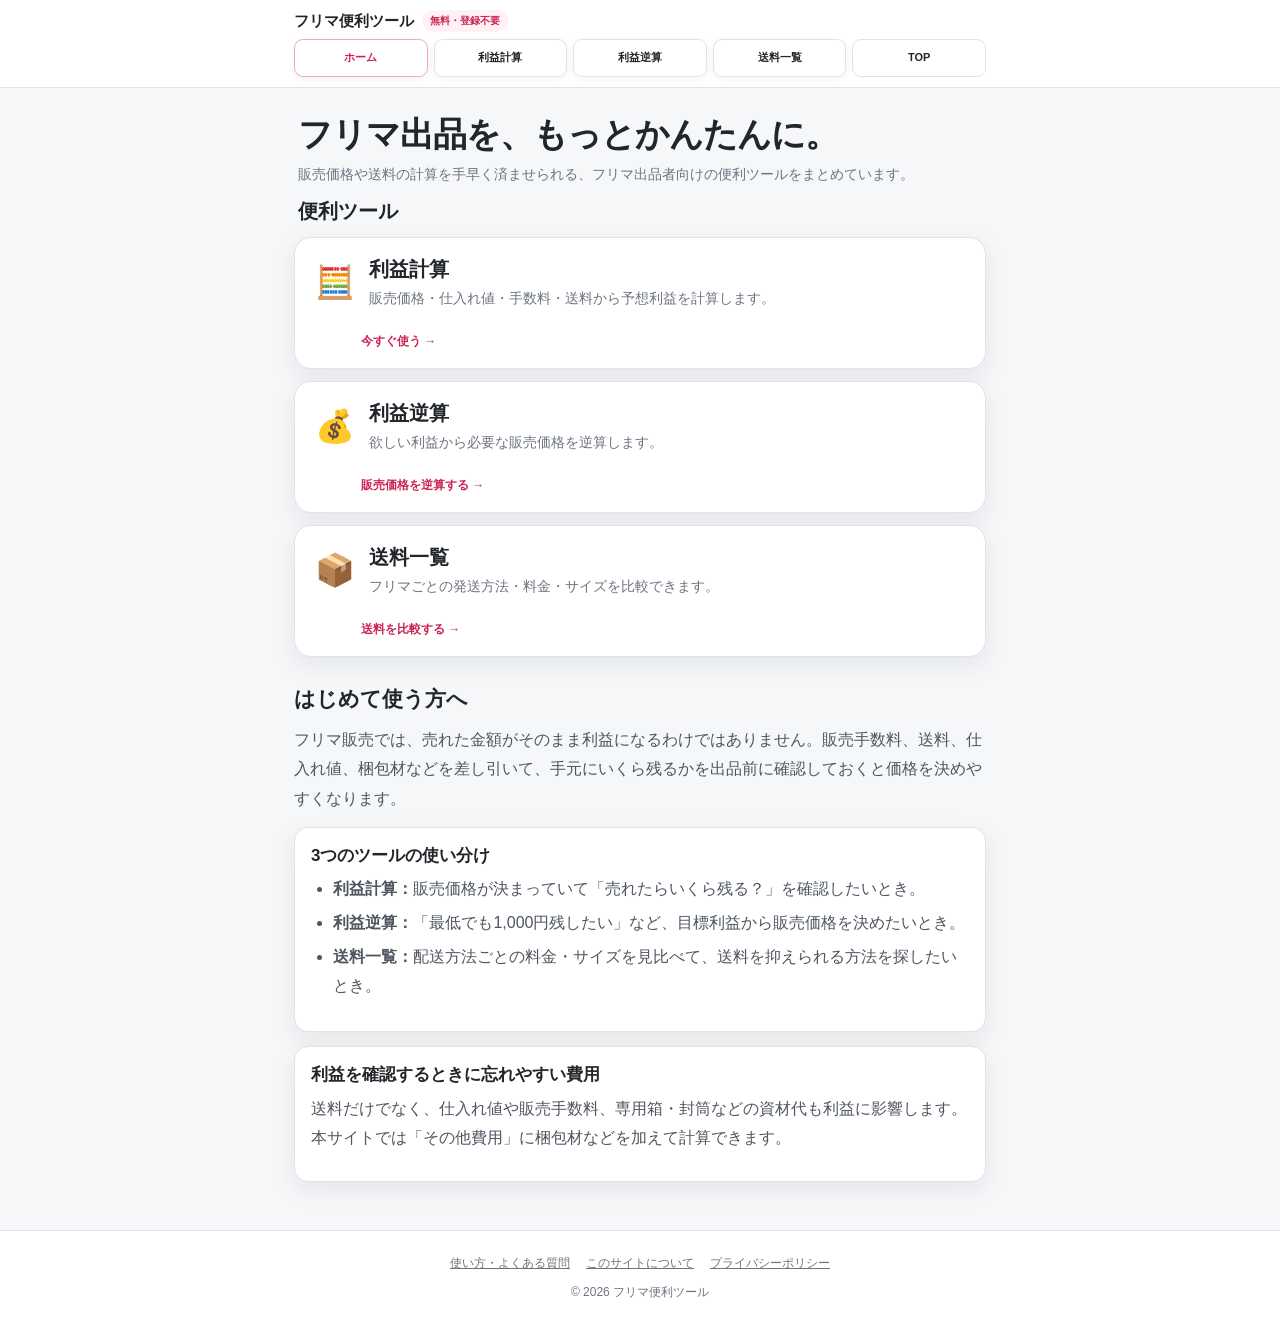
<file: index.html>
<!DOCTYPE html><html lang="ja"><head>

<script async src="https://pagead2.googlesyndication.com/pagead/js/adsbygoogle.js?client=ca-pub-7337792603858956"
crossorigin="anonymous"></script><meta name="twitter:description" content="メルカリ・ラクマ・Yahoo!フリマに対応した無料ツール集です。販売価格から利益を計算する利益計算、欲しい利益から販売価格を求める利益逆算、送料一覧を利用できます。"><meta name="twitter:title" content="フリマ便利ツール｜メルカリ・ラクマ・Yahoo!フリマ対応"><meta name="twitter:card" content="summary"><meta name="google-site-verification" content="ZwCkQ40ldHqCyL-Cjll7Zpo_aFUj-XyopUlBc_vMmoY"><meta charset="UTF-8"><meta name="viewport" content="width=device-width,initial-scale=1.0,viewport-fit=cover"><meta name="theme-color" content="#e93567"><meta name="description" content="メルカリ・ラクマ・Yahoo!フリマに対応した無料ツール集です。販売価格から利益を計算する利益計算、欲しい利益から販売価格を求める利益逆算、送料一覧を利用できます。"><meta name="robots" content="index,follow,max-image-preview:large"><link rel="canonical" href="https://furima-tools.onrender.com/"><link rel="stylesheet" href="/assets/css/style.css"><title>フリマ便利ツール｜メルカリ・ラクマ・Yahoo!フリマ対応</title><script async src="https://www.googletagmanager.com/gtag/js?id=G-9B8673RD4H"></script><script>window.dataLayer=window.dataLayer||[];function gtag(){dataLayer.push(arguments);}gtag('js',new Date());gtag('config','G-9B8673RD4H');</script><meta property="og:title" content="フリマ便利ツール｜メルカリ・ラクマ・Yahoo!フリマ対応"><meta property="og:description" content="メルカリ・ラクマ・Yahoo!フリマに対応した無料ツール集です。販売価格から利益を計算する利益計算、欲しい利益から販売価格を求める利益逆算、送料一覧を利用できます。"><meta property="og:type" content="website"><meta property="og:url" content="https://furima-tools.onrender.com/"><meta property="og:site_name" content="フリマ便利ツール"><meta property="og:locale" content="ja_JP"><script type="application/ld+json">{"@context":"https://schema.org","@type":"WebSite","name":"フリマ便利ツール","url":"https://furima-tools.onrender.com/","description":"メルカリ・ラクマ・Yahoo!フリマに対応した無料ツール集です。販売価格から利益を計算する利益計算、欲しい利益から販売価格を求める利益逆算、送料一覧を利用できます。","inLanguage":"ja","isPartOf":{"@type":"WebSite","name":"フリマ便利ツール","url":"https://furima-tools.onrender.com/"}}</script></head><body data-page="home"><div id="siteHeader"></div><main class="home page-shell">
<section class="page-hero"><div class="page-title-row"><h1>フリマ出品を、もっとかんたんに。</h1></div><p>販売価格や送料の計算を手早く済ませられる、フリマ出品者向けの便利ツールをまとめています。</p></section>
<h2 class="section-title">便利ツール</h2>
<section class="tool-grid" aria-label="便利ツール一覧">
<a class="tool-card" href="/profit/"><div><div class="tool-icon">🧮</div><h2>利益計算</h2><p>販売価格・仕入れ値・手数料・送料から予想利益を計算します。</p></div><div class="tool-status">今すぐ使う →</div></a>
<a class="tool-card" href="/reverse/"><div><div class="tool-icon">💰</div><h2>利益逆算</h2><p>欲しい利益から必要な販売価格を逆算します。</p></div><div class="tool-status">販売価格を逆算する →</div></a>
<a class="tool-card" href="/shipping/"><div><div class="tool-icon">📦</div><h2>送料一覧</h2><p>フリマごとの発送方法・料金・サイズを比較できます。</p></div><div class="tool-status">送料を比較する →</div></a>

</section>


<section class="guide-section" aria-labelledby="first-guide"><h2 id="first-guide">はじめて使う方へ</h2>
<p>フリマ販売では、売れた金額がそのまま利益になるわけではありません。販売手数料、送料、仕入れ値、梱包材などを差し引いて、手元にいくら残るかを出品前に確認しておくと価格を決めやすくなります。</p>
<div class="guide-box"><h3>3つのツールの使い分け</h3><ul><li><strong>利益計算：</strong>販売価格が決まっていて「売れたらいくら残る？」を確認したいとき。</li><li><strong>利益逆算：</strong>「最低でも1,000円残したい」など、目標利益から販売価格を決めたいとき。</li><li><strong>送料一覧：</strong>配送方法ごとの料金・サイズを見比べて、送料を抑えられる方法を探したいとき。</li></ul></div>
<div class="guide-box"><h3>利益を確認するときに忘れやすい費用</h3><p>送料だけでなく、仕入れ値や販売手数料、専用箱・封筒などの資材代も利益に影響します。本サイトでは「その他費用」に梱包材などを加えて計算できます。</p></div>
</section>
</main><div id="siteFooter"></div><script src="/assets/js/common.js"></script></body></html>
</file>
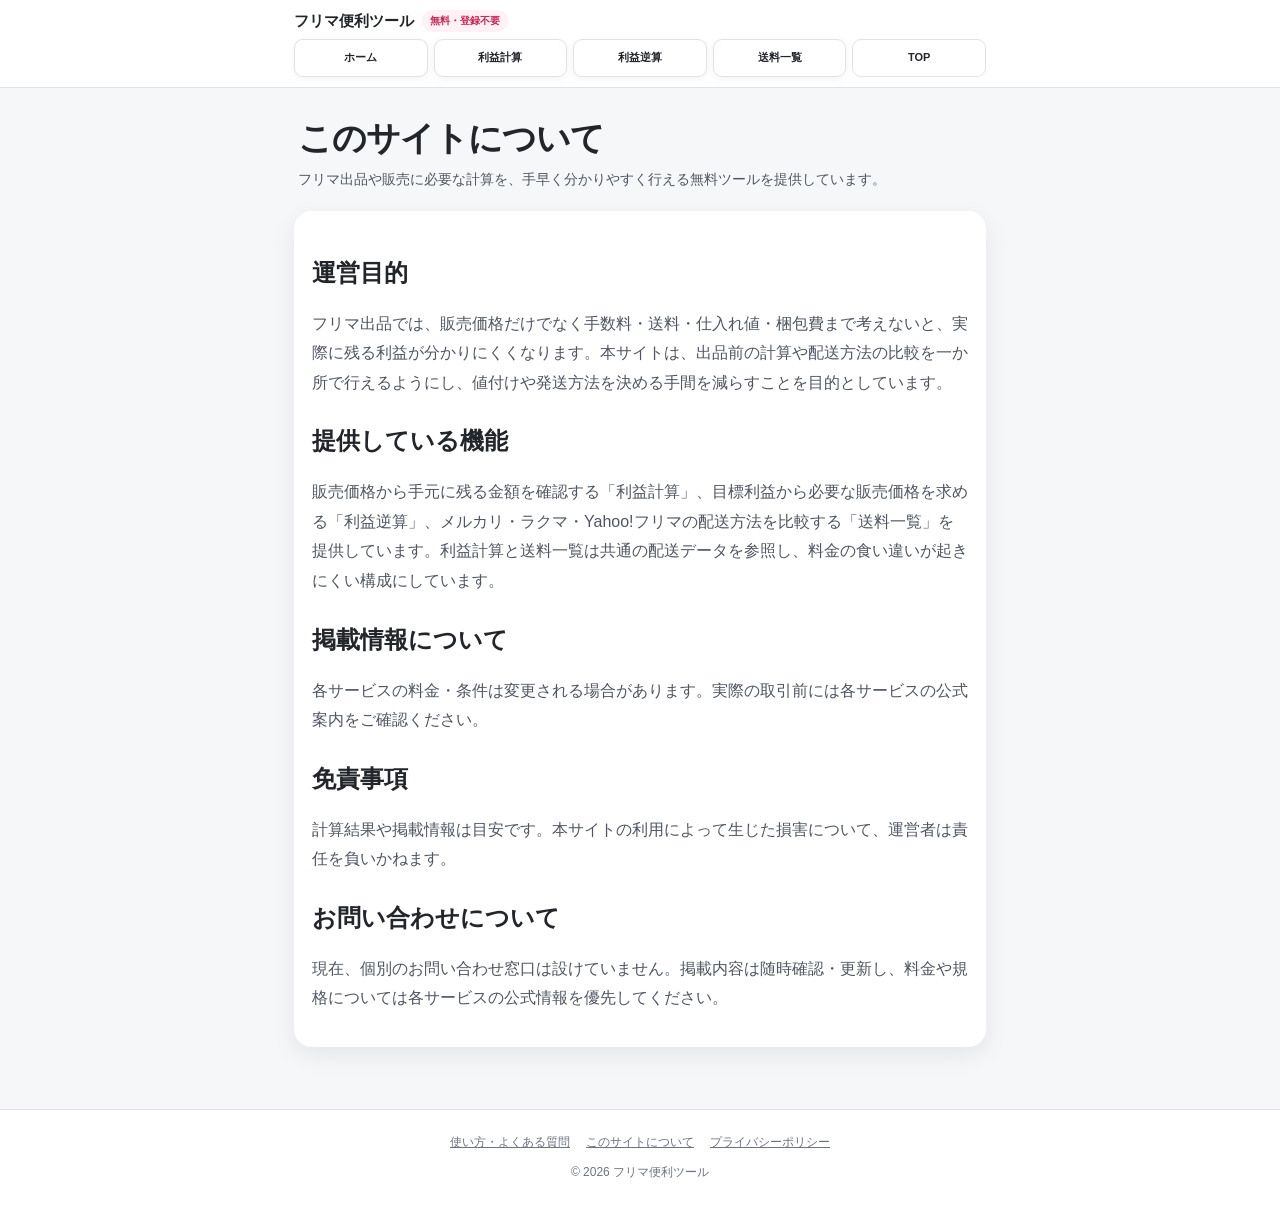
<file: about/index.html>
<!DOCTYPE html><html lang="ja"><head>

<script async src="https://pagead2.googlesyndication.com/pagead/js/adsbygoogle.js?client=ca-pub-7337792603858956"
crossorigin="anonymous"></script><meta name="twitter:description" content="フリマ便利ツールの運営目的、掲載情報、免責事項についてご案内します。フリマ出品時の利益計算や送料確認を簡単にする無料ツールを提供しています。"><meta name="twitter:title" content="このサイトについて｜フリマ便利ツール"><meta name="twitter:card" content="summary"><meta charset="UTF-8"><meta name="viewport" content="width=device-width,initial-scale=1.0,viewport-fit=cover"><meta name="theme-color" content="#e93567"><meta name="description" content="フリマ便利ツールの運営目的、掲載情報、免責事項についてご案内します。フリマ出品時の利益計算や送料確認を簡単にする無料ツールを提供しています。"><meta name="robots" content="index,follow,max-image-preview:large"><link rel="canonical" href="https://furima-tools.onrender.com/about/"><link rel="stylesheet" href="/assets/css/style.css"><title>このサイトについて｜フリマ便利ツール</title><script async src="https://www.googletagmanager.com/gtag/js?id=G-9B8673RD4H"></script><script>window.dataLayer=window.dataLayer||[];function gtag(){dataLayer.push(arguments);}gtag('js',new Date());gtag('config','G-9B8673RD4H');</script><meta property="og:title" content="このサイトについて｜フリマ便利ツール"><meta property="og:description" content="フリマ便利ツールの運営目的、掲載情報、免責事項についてご案内します。フリマ出品時の利益計算や送料確認を簡単にする無料ツールを提供しています。"><meta property="og:type" content="website"><meta property="og:url" content="https://furima-tools.onrender.com/about/"><meta property="og:site_name" content="フリマ便利ツール"><meta property="og:locale" content="ja_JP"><script type="application/ld+json">{"@context":"https://schema.org","@type":"WebPage","name":"このサイトについて","url":"https://furima-tools.onrender.com/about/","description":"フリマ便利ツールの運営目的、掲載情報、免責事項についてご案内します。フリマ出品時の利益計算や送料確認を簡単にする無料ツールを提供しています。","inLanguage":"ja","isPartOf":{"@type":"WebSite","name":"フリマ便利ツール","url":"https://furima-tools.onrender.com/"}}</script></head><body data-page="about"><div id="siteHeader"></div><main class="article page-shell">
<section class="page-hero"><div class="page-title-row"><h1>このサイトについて</h1></div><p>フリマ出品や販売に必要な計算を、手早く分かりやすく行える無料ツールを提供しています。</p></section>
<section class="card"><h2>運営目的</h2><p>フリマ出品では、販売価格だけでなく手数料・送料・仕入れ値・梱包費まで考えないと、実際に残る利益が分かりにくくなります。本サイトは、出品前の計算や配送方法の比較を一か所で行えるようにし、値付けや発送方法を決める手間を減らすことを目的としています。</p><h2>提供している機能</h2><p>販売価格から手元に残る金額を確認する「利益計算」、目標利益から必要な販売価格を求める「利益逆算」、メルカリ・ラクマ・Yahoo!フリマの配送方法を比較する「送料一覧」を提供しています。利益計算と送料一覧は共通の配送データを参照し、料金の食い違いが起きにくい構成にしています。</p><h2>掲載情報について</h2><p>各サービスの料金・条件は変更される場合があります。実際の取引前には各サービスの公式案内をご確認ください。</p><h2>免責事項</h2><p>計算結果や掲載情報は目安です。本サイトの利用によって生じた損害について、運営者は責任を負いかねます。</p><h2>お問い合わせについて</h2><p>現在、個別のお問い合わせ窓口は設けていません。掲載内容は随時確認・更新し、料金や規格については各サービスの公式情報を優先してください。</p></section></main><div id="siteFooter"></div><script src="/assets/js/common.js"></script></body></html>
</file>
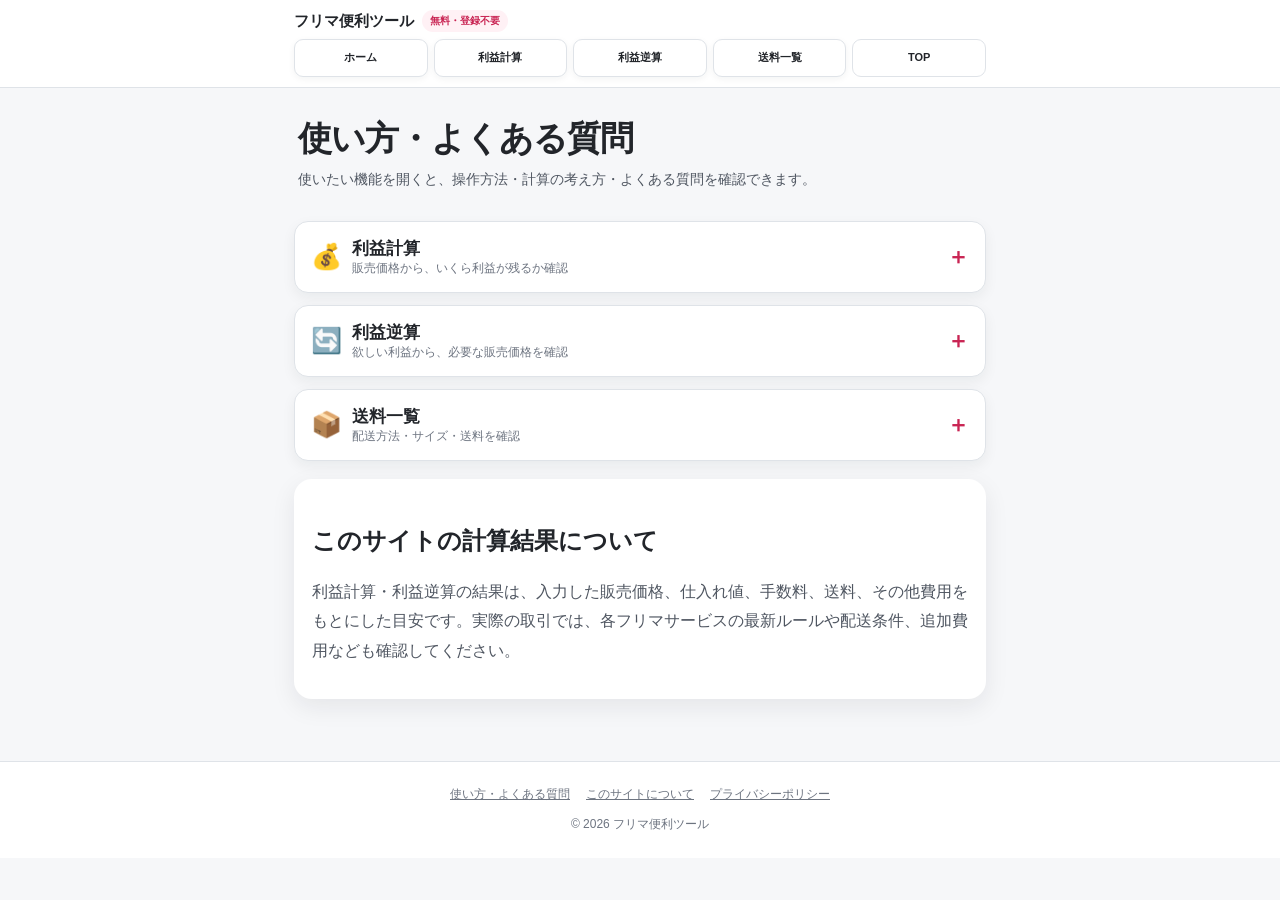
<file: guide/index.html>
<!DOCTYPE html><html lang="ja"><head>

<script async src="https://pagead2.googlesyndication.com/pagead/js/adsbygoogle.js?client=ca-pub-7337792603858956"
crossorigin="anonymous"></script>
<meta name="twitter:description" content="フリマ便利ツールの使い方とよくある質問をまとめています。利益計算、利益逆算、送料一覧の使い方や計算の考え方、配送方法を選ぶ際の注意点を確認できます。">
<meta name="twitter:title" content="使い方・よくある質問｜フリマ便利ツール">
<meta name="twitter:card" content="summary">
<meta charset="UTF-8">
<meta name="viewport" content="width=device-width,initial-scale=1.0,viewport-fit=cover">
<meta name="theme-color" content="#e93567">
<meta name="description" content="フリマ便利ツールの使い方とよくある質問をまとめています。利益計算、利益逆算、送料一覧の使い方や計算の考え方、配送方法を選ぶ際の注意点を確認できます。">
<meta name="robots" content="index,follow,max-image-preview:large">
<link rel="canonical" href="https://furima-tools.onrender.com/guide/">
<link rel="stylesheet" href="/assets/css/style.css">
<title>使い方・よくある質問｜フリマ便利ツール</title>
<script async src="https://www.googletagmanager.com/gtag/js?id=G-9B8673RD4H"></script>
<script>window.dataLayer=window.dataLayer||[];function gtag(){dataLayer.push(arguments);}gtag('js',new Date());gtag('config','G-9B8673RD4H');</script>
<meta property="og:title" content="使い方・よくある質問｜フリマ便利ツール">
<meta property="og:description" content="フリマ便利ツールの使い方とよくある質問をまとめています。利益計算、利益逆算、送料一覧の使い方や計算の考え方、配送方法を選ぶ際の注意点を確認できます。">
<meta property="og:type" content="article">
<meta property="og:url" content="https://furima-tools.onrender.com/guide/">
<meta property="og:site_name" content="フリマ便利ツール">
<meta property="og:locale" content="ja_JP">
<script type="application/ld+json">{"@context":"https://schema.org","@type":"FAQPage","name":"使い方・よくある質問｜フリマ便利ツール","url":"https://furima-tools.onrender.com/guide/","description":"フリマ便利ツールの使い方とよくある質問をまとめています。利益計算、利益逆算、送料一覧の使い方や計算の考え方、配送方法を選ぶ際の注意点を確認できます。","inLanguage":"ja"}</script>
</head><body data-page="guide"><div id="siteHeader"></div><main class="article page-shell guide-page">

<section class="page-hero">
  <div class="page-title-row"><h1>使い方・よくある質問</h1></div>
  <p>使いたい機能を開くと、操作方法・計算の考え方・よくある質問を確認できます。</p>
</section>

<div class="guide-accordion-list">

<details class="guide-accordion" id="profit-guide">
  <summary><span>💰</span><strong>利益計算</strong><small>販売価格から、いくら利益が残るか確認</small></summary>
  <div class="guide-accordion-body">
    <h2>利益計算の使い方</h2>
    <ol>
      <li>利用するフリマを選びます。</li>
      <li>販売価格と仕入れ値を入力します。</li>
      <li>販売手数料を確認し、実際に使う配送方法を選びます。</li>
      <li>箱代や梱包材などがあれば「その他費用」に入力します。</li>
      <li>予想利益と利益率、費用の内訳を確認します。</li>
    </ol>
    <div class="guide-box">
      <h3>計算の考え方</h3>
      <p>販売価格から、仕入れ値・販売手数料・送料・その他費用を差し引いて予想利益を求めます。</p>
      <div class="example-calc">予想利益 ＝ 販売価格 − 仕入れ値 − 販売手数料 − 送料 − その他費用</div>
      <p>たとえば3,000円で販売し、仕入れ1,000円、手数料300円、送料750円、梱包材50円なら、予想利益は900円です。</p>
    </div>
    <h2>出品前に利益を確認する理由</h2>
    <p>同じ販売価格でも、選ぶ配送方法や商品の仕入れ値によって残る金額は変わります。特に低価格の商品は送料の割合が大きくなりやすいため、出品前に一度計算しておくと「売れたのにほとんど利益が残らなかった」という状況を避けやすくなります。</p>
    <h2>よくある質問</h2>
    <div class="faq-list">
      <div class="faq-item"><h3>販売手数料が10%ではない場合は？</h3><p>「販売手数料」の数値を実際の条件に合わせて変更できます。初期値の10%は固定ではありません。</p></div>
      <div class="faq-item"><h3>送料一覧にない配送方法を使う場合は？</h3><p>配送方法で「その他」を選び、実際の送料を手入力して計算できます。</p></div>
      <div class="faq-item"><h3>専用箱や梱包材の代金はどこに入れる？</h3><p>「その他費用」に入力してください。送料とは別に資材代が必要な配送方法では、ここまで含めると実際に近い利益を確認できます。</p></div>
    </div>
    <p class="guide-back-link"><a class="primary-link-button" href="/profit/">利益計算を使う →</a></p>
  </div>
</details>

<details class="guide-accordion" id="reverse-guide">
  <summary><span>🔄</span><strong>利益逆算</strong><small>欲しい利益から、必要な販売価格を確認</small></summary>
  <div class="guide-accordion-body">
    <h2>利益逆算の使い方</h2>
    <ol>
      <li>最終的に残したい「欲しい利益」を入力します。</li>
      <li>仕入れ値と販売手数料を入力します。</li>
      <li>利用予定の配送方法を選びます。</li>
      <li>梱包材などがあれば「その他費用」に加えます。</li>
      <li>表示された「必要な販売価格」を出品価格の目安にします。</li>
    </ol>
    <div class="guide-box">
      <h3>利益計算との違い</h3>
      <p>利益計算は「この価格で売ったらいくら残るか」を確認する機能です。利益逆算は反対に「この金額を残すには、いくらで売ればいいか」を求めます。値付けをまだ決めていない商品では利益逆算が便利です。</p>
    </div>
    <h2>値付けで確認したいポイント</h2>
    <p>必要な販売価格を出した後は、その価格だけで決めず、商品の状態や相場も確認してください。また、送料や販売手数料の条件が変わると必要な販売価格も変わります。配送方法を変更した場合は再計算するのがおすすめです。</p>
    <h2>よくある質問</h2>
    <div class="faq-list">
      <div class="faq-item"><h3>計算結果どおりの利益が必ず残りますか？</h3><p>入力した条件をもとにした目安です。実際の手数料、送料、追加の梱包費などが変われば最終的な利益も変わります。</p></div>
      <div class="faq-item"><h3>販売価格を少し高めにしたい場合は？</h3><p>表示された金額は目標利益を確保するための目安として使い、値下げ交渉や追加費用を考慮して価格を調整してください。</p></div>
    </div>
    <p class="guide-back-link"><a class="primary-link-button" href="/reverse/">利益逆算を使う →</a></p>
  </div>
</details>

<details class="guide-accordion" id="shipping-guide">
  <summary><span>📦</span><strong>送料一覧</strong><small>配送方法・サイズ・送料を確認</small></summary>
  <div class="guide-accordion-body">
    <h2>配送方法を選ぶときの見方</h2>
    <p>送料だけで決めるのではなく、梱包後の縦・横・高さ、重量、専用資材の有無を確認してから選ぶと間違いを減らせます。同じ商品でも梱包方法によって利用できる配送方法が変わることがあります。</p>
    <div class="guide-box">
      <h3>確認する順番</h3>
      <ol>
        <li>商品を実際に発送する状態まで梱包する。</li>
        <li>梱包後のサイズと重量を確認する。</li>
        <li>利用するフリマの配送方法から条件に合うものを探す。</li>
        <li>送料だけでなく、必要な専用箱・封筒などの資材代も確認する。</li>
        <li>候補が決まったら利益計算で送料を反映して、最終的な利益を確認する。</li>
      </ol>
    </div>
    <h2>送料を比較するときの注意点</h2>
    <p>本ページの料金は確認日時点の情報をもとに整理していますが、各フリマサービスの料金・規格は変更される場合があります。発送前には送料一覧ページ内の公式サイトへのリンクや、実際の取引画面でも最新条件を確認してください。</p>
    <h2>よくある質問</h2>
    <div class="faq-list">
      <div class="faq-item"><h3>「60サイズ」は何を意味しますか？</h3><p>一般に梱包後の縦・横・高さの3辺合計が60cm以内という意味です。送料一覧ではサイズごとの条件もあわせて表示しています。</p></div>
      <div class="faq-item"><h3>送料一覧の料金だけ見れば大丈夫ですか？</h3><p>専用箱や専用封筒などの資材代が別に必要な場合があります。発送前には各サービスの公式案内も確認してください。</p></div>
      <div class="faq-item"><h3>送料が変わった場合、利益計算も直す必要がありますか？</h3><p>送料一覧と利益計算は同じ送料データを参照する作りなので、サイト側で料金を更新すると両方へ反映されます。</p></div>
    </div>
    <p class="guide-back-link"><a class="primary-link-button" href="/shipping/">送料一覧を見る →</a></p>
  </div>
</details>

</div>

<section class="guide-general card">
  <h2>このサイトの計算結果について</h2>
  <p>利益計算・利益逆算の結果は、入力した販売価格、仕入れ値、手数料、送料、その他費用をもとにした目安です。実際の取引では、各フリマサービスの最新ルールや配送条件、追加費用なども確認してください。</p>
</section>

</main><div id="siteFooter"></div><script src="/assets/js/guide.js"></script><script src="/assets/js/common.js"></script></body></html>
</file>
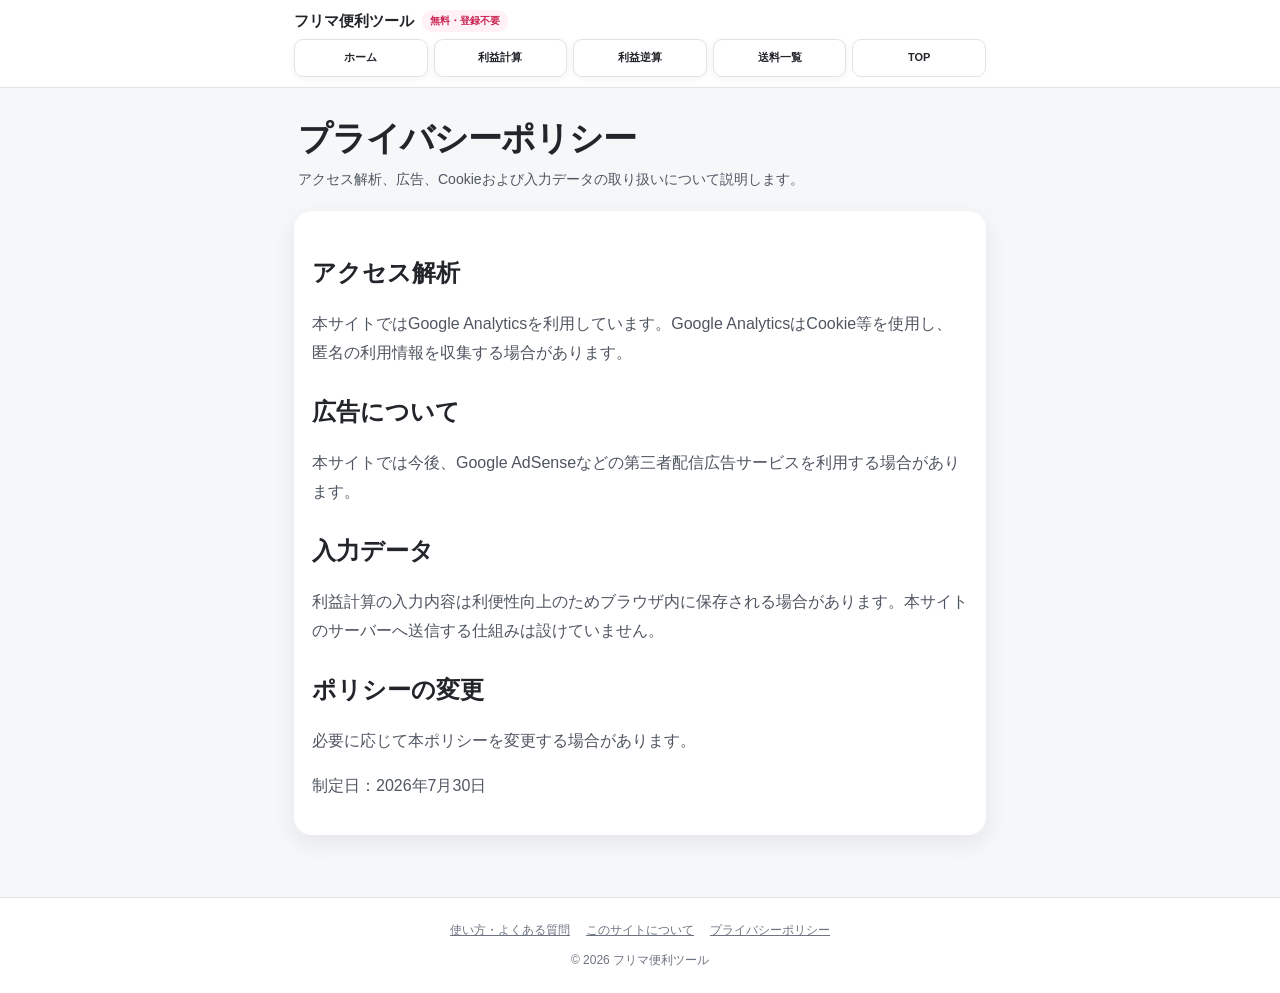
<file: privacy/index.html>
<!DOCTYPE html><html lang="ja"><head>

<script async src="https://pagead2.googlesyndication.com/pagead/js/adsbygoogle.js?client=ca-pub-7337792603858956"
crossorigin="anonymous"></script><meta name="twitter:description" content="フリマ便利ツールのプライバシーポリシーです。Google Analytics、広告、Cookie、利益計算で入力したデータの取り扱いについて説明します。"><meta name="twitter:title" content="プライバシーポリシー｜フリマ便利ツール"><meta name="twitter:card" content="summary"><meta charset="UTF-8"><meta name="viewport" content="width=device-width,initial-scale=1.0,viewport-fit=cover"><meta name="theme-color" content="#e93567"><meta name="description" content="フリマ便利ツールのプライバシーポリシーです。Google Analytics、広告、Cookie、利益計算で入力したデータの取り扱いについて説明します。"><meta name="robots" content="index,follow,max-image-preview:large"><link rel="canonical" href="https://furima-tools.onrender.com/privacy/"><link rel="stylesheet" href="/assets/css/style.css"><title>プライバシーポリシー｜フリマ便利ツール</title><script async src="https://www.googletagmanager.com/gtag/js?id=G-9B8673RD4H"></script><script>window.dataLayer=window.dataLayer||[];function gtag(){dataLayer.push(arguments);}gtag('js',new Date());gtag('config','G-9B8673RD4H');</script><meta property="og:title" content="プライバシーポリシー｜フリマ便利ツール"><meta property="og:description" content="フリマ便利ツールのプライバシーポリシーです。Google Analytics、広告、Cookie、利益計算で入力したデータの取り扱いについて説明します。"><meta property="og:type" content="website"><meta property="og:url" content="https://furima-tools.onrender.com/privacy/"><meta property="og:site_name" content="フリマ便利ツール"><meta property="og:locale" content="ja_JP"><script type="application/ld+json">{"@context":"https://schema.org","@type":"WebPage","name":"プライバシーポリシー","url":"https://furima-tools.onrender.com/privacy/","description":"フリマ便利ツールのプライバシーポリシーです。Google Analytics、広告、Cookie、利益計算で入力したデータの取り扱いについて説明します。","inLanguage":"ja","isPartOf":{"@type":"WebSite","name":"フリマ便利ツール","url":"https://furima-tools.onrender.com/"}}</script></head><body data-page="privacy"><div id="siteHeader"></div><main class="article page-shell">
<section class="page-hero"><div class="page-title-row"><h1>プライバシーポリシー</h1></div><p>アクセス解析、広告、Cookieおよび入力データの取り扱いについて説明します。</p></section>
<section class="card"><h2>アクセス解析</h2><p>本サイトではGoogle Analyticsを利用しています。Google AnalyticsはCookie等を使用し、匿名の利用情報を収集する場合があります。</p><h2>広告について</h2><p>本サイトでは今後、Google AdSenseなどの第三者配信広告サービスを利用する場合があります。</p><h2>入力データ</h2><p>利益計算の入力内容は利便性向上のためブラウザ内に保存される場合があります。本サイトのサーバーへ送信する仕組みは設けていません。</p><h2>ポリシーの変更</h2><p>必要に応じて本ポリシーを変更する場合があります。</p><p>制定日：2026年7月30日</p></section></main><div id="siteFooter"></div><script src="/assets/js/common.js"></script></body></html>
</file>
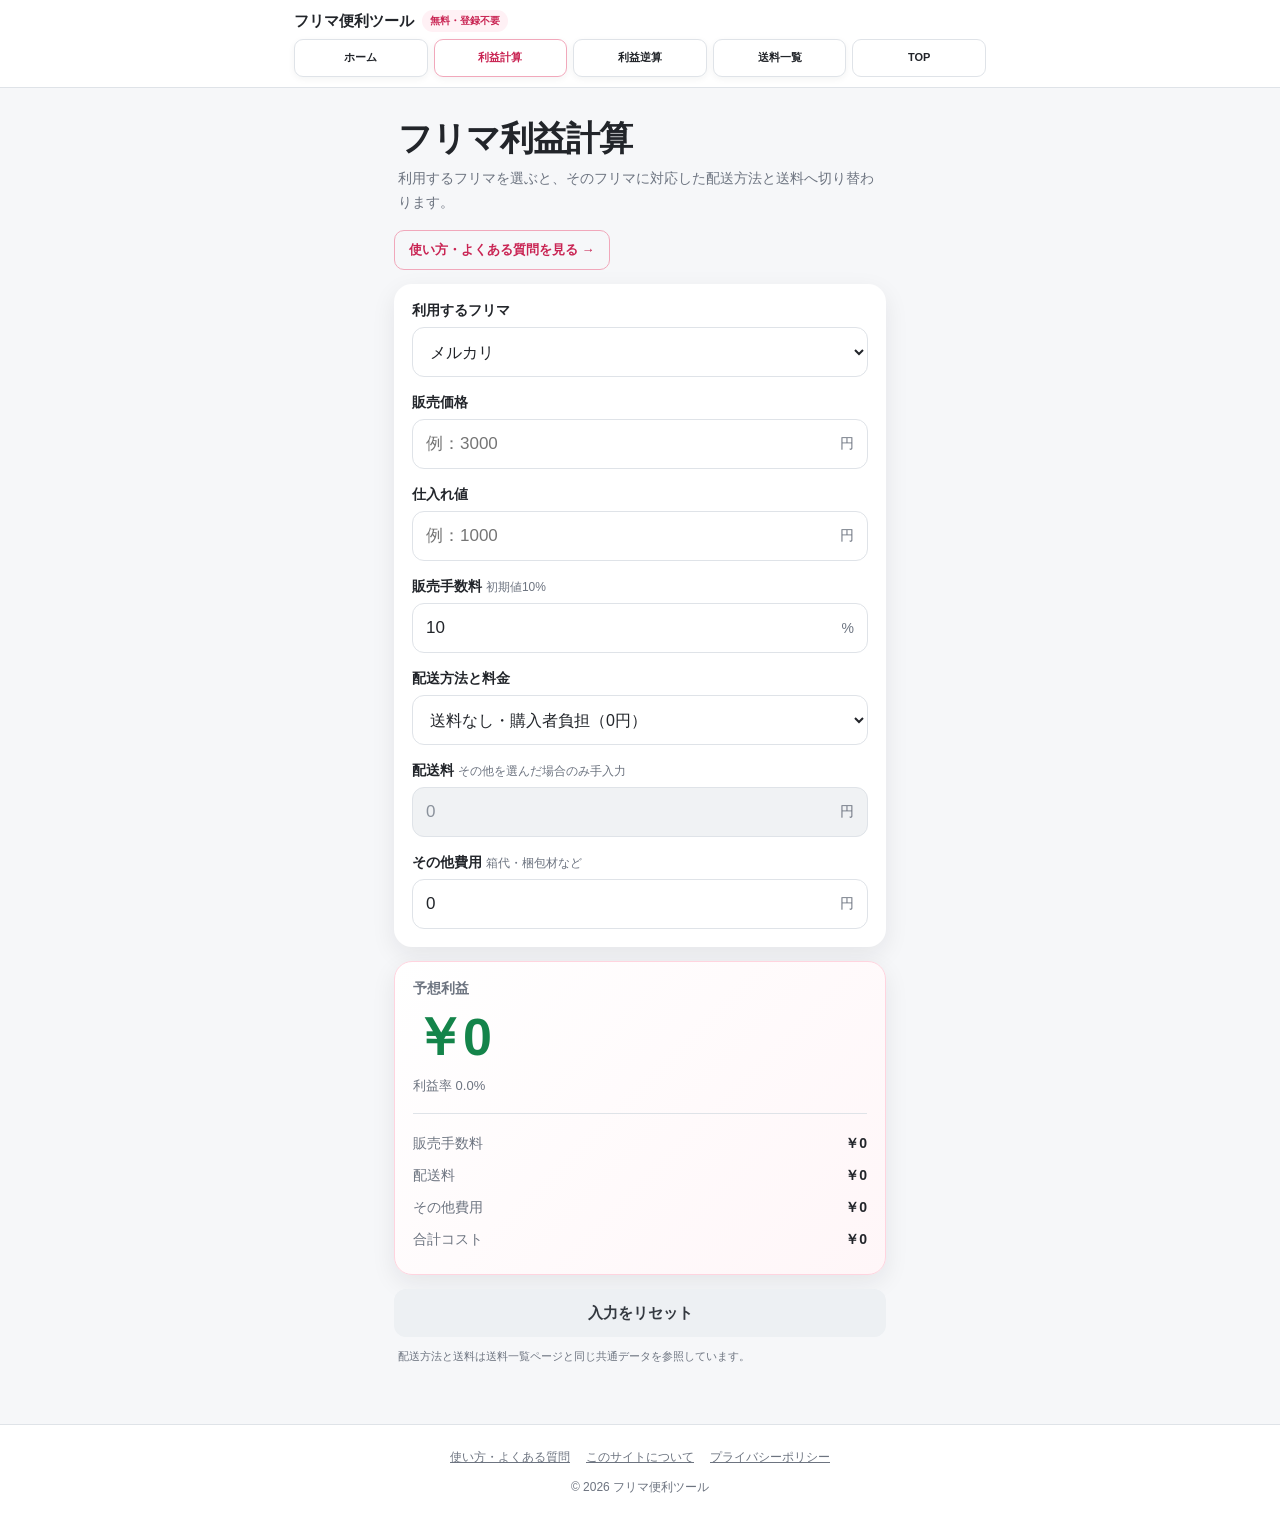
<file: profit/index.html>
<!DOCTYPE html><html lang="ja"><head>

<script async src="https://pagead2.googlesyndication.com/pagead/js/adsbygoogle.js?client=ca-pub-7337792603858956"
crossorigin="anonymous"></script><meta name="twitter:description" content="メルカリ・ラクマ・Yahoo!フリマ対応の無料利益計算ツールです。販売価格、仕入れ値、販売手数料、送料、梱包費から予想利益と利益率を自動計算できます。"><meta name="twitter:title" content="フリマ利益計算ツール｜メルカリ・ラクマ・Yahoo!フリマ対応【無料】"><meta name="twitter:card" content="summary"><meta name="google-site-verification" content="ZwCkQ40ldHqCyL-Cjll7Zpo_aFUj-XyopUlBc_vMmoY"><meta charset="UTF-8"><meta name="viewport" content="width=device-width,initial-scale=1.0,viewport-fit=cover"><meta name="theme-color" content="#e93567"><meta name="description" content="メルカリ・ラクマ・Yahoo!フリマ対応の無料利益計算ツールです。販売価格、仕入れ値、販売手数料、送料、梱包費から予想利益と利益率を自動計算できます。"><meta name="robots" content="index,follow,max-image-preview:large"><link rel="canonical" href="https://furima-tools.onrender.com/profit/"><link rel="stylesheet" href="/assets/css/style.css"><title>フリマ利益計算ツール｜メルカリ・ラクマ・Yahoo!フリマ対応【無料】</title><script async src="https://www.googletagmanager.com/gtag/js?id=G-9B8673RD4H"></script><script>window.dataLayer=window.dataLayer||[];function gtag(){dataLayer.push(arguments);}gtag('js',new Date());gtag('config','G-9B8673RD4H');</script><meta property="og:title" content="フリマ利益計算ツール｜メルカリ・ラクマ・Yahoo!フリマ対応【無料】"><meta property="og:description" content="メルカリ・ラクマ・Yahoo!フリマ対応の無料利益計算ツールです。販売価格、仕入れ値、販売手数料、送料、梱包費から予想利益と利益率を自動計算できます。"><meta property="og:type" content="website"><meta property="og:url" content="https://furima-tools.onrender.com/profit/"><meta property="og:site_name" content="フリマ便利ツール"><meta property="og:locale" content="ja_JP"><script type="application/ld+json">{"@context":"https://schema.org","@type":"WebPage","name":"フリマ利益計算ツール","url":"https://furima-tools.onrender.com/profit/","description":"メルカリ・ラクマ・Yahoo!フリマ対応の無料利益計算ツールです。販売価格、仕入れ値、販売手数料、送料、梱包費から予想利益と利益率を自動計算できます。","inLanguage":"ja","isPartOf":{"@type":"WebSite","name":"フリマ便利ツール","url":"https://furima-tools.onrender.com/"}}</script></head><body data-page="profit"><div id="siteHeader"></div><main class="page-shell narrow">
<section class="page-hero"><div class="page-title-row"><h1>フリマ利益計算</h1></div><p>利用するフリマを選ぶと、そのフリマに対応した配送方法と送料へ切り替わります。</p></section>
<div class="page-guide-link"><a href="/guide/?section=profit">使い方・よくある質問を見る →</a></div>
<section class="card">
<div class="field"><label for="marketplace">利用するフリマ</label><select id="marketplace" class="standard-select"></select></div>
<div class="field"><label for="salePrice">販売価格</label><div class="input-wrap"><input id="salePrice" type="number" inputmode="numeric" min="0" step="1" placeholder="例：3000"><span class="unit">円</span></div></div>
<div class="field"><label for="costPrice">仕入れ値</label><div class="input-wrap"><input id="costPrice" type="number" inputmode="numeric" min="0" step="1" placeholder="例：1000"><span class="unit">円</span></div></div>
<div class="field"><label for="feeRate">販売手数料 <span class="hint">初期値10%</span></label><div class="input-wrap"><input id="feeRate" type="number" inputmode="decimal" min="0" max="100" step="0.1" value="10"><span class="unit">%</span></div></div>
<div class="field"><label for="shippingMethod">配送方法と料金</label><select id="shippingMethod" class="standard-select"></select></div>
<div class="field"><label for="shippingCost">配送料 <span class="hint">その他を選んだ場合のみ手入力</span></label><div class="input-wrap"><input id="shippingCost" type="number" inputmode="numeric" min="0" step="1" value="0" disabled><span class="unit">円</span></div></div>
<div class="field"><label for="otherCost">その他費用 <span class="hint">箱代・梱包材など</span></label><div class="input-wrap"><input id="otherCost" type="number" inputmode="numeric" min="0" step="1" value="0" placeholder="例：100"><span class="unit">円</span></div></div>
</section>
<section class="card result"><div class="profit-label">予想利益</div><div id="profit" class="profit">0円</div><div id="marginText" class="margin-text">利益率 0.0%</div><div class="breakdown"><div class="row"><span>販売手数料</span><strong id="feeAmount">0円</strong></div><div class="row"><span>配送料</span><strong id="shippingAmount">0円</strong></div><div class="row"><span>その他費用</span><strong id="otherCostAmount">0円</strong></div><div class="row"><span>合計コスト</span><strong id="totalCost">0円</strong></div></div></section>
<button id="resetButton" class="reset" type="button">入力をリセット</button><p class="note">配送方法と送料は送料一覧ページと同じ共通データを参照しています。</p>

</main><div id="siteFooter"></div><script src="/assets/js/shipping-data.js"></script><script src="/assets/js/profit.js"></script><script src="/assets/js/common.js"></script></body></html>
</file>
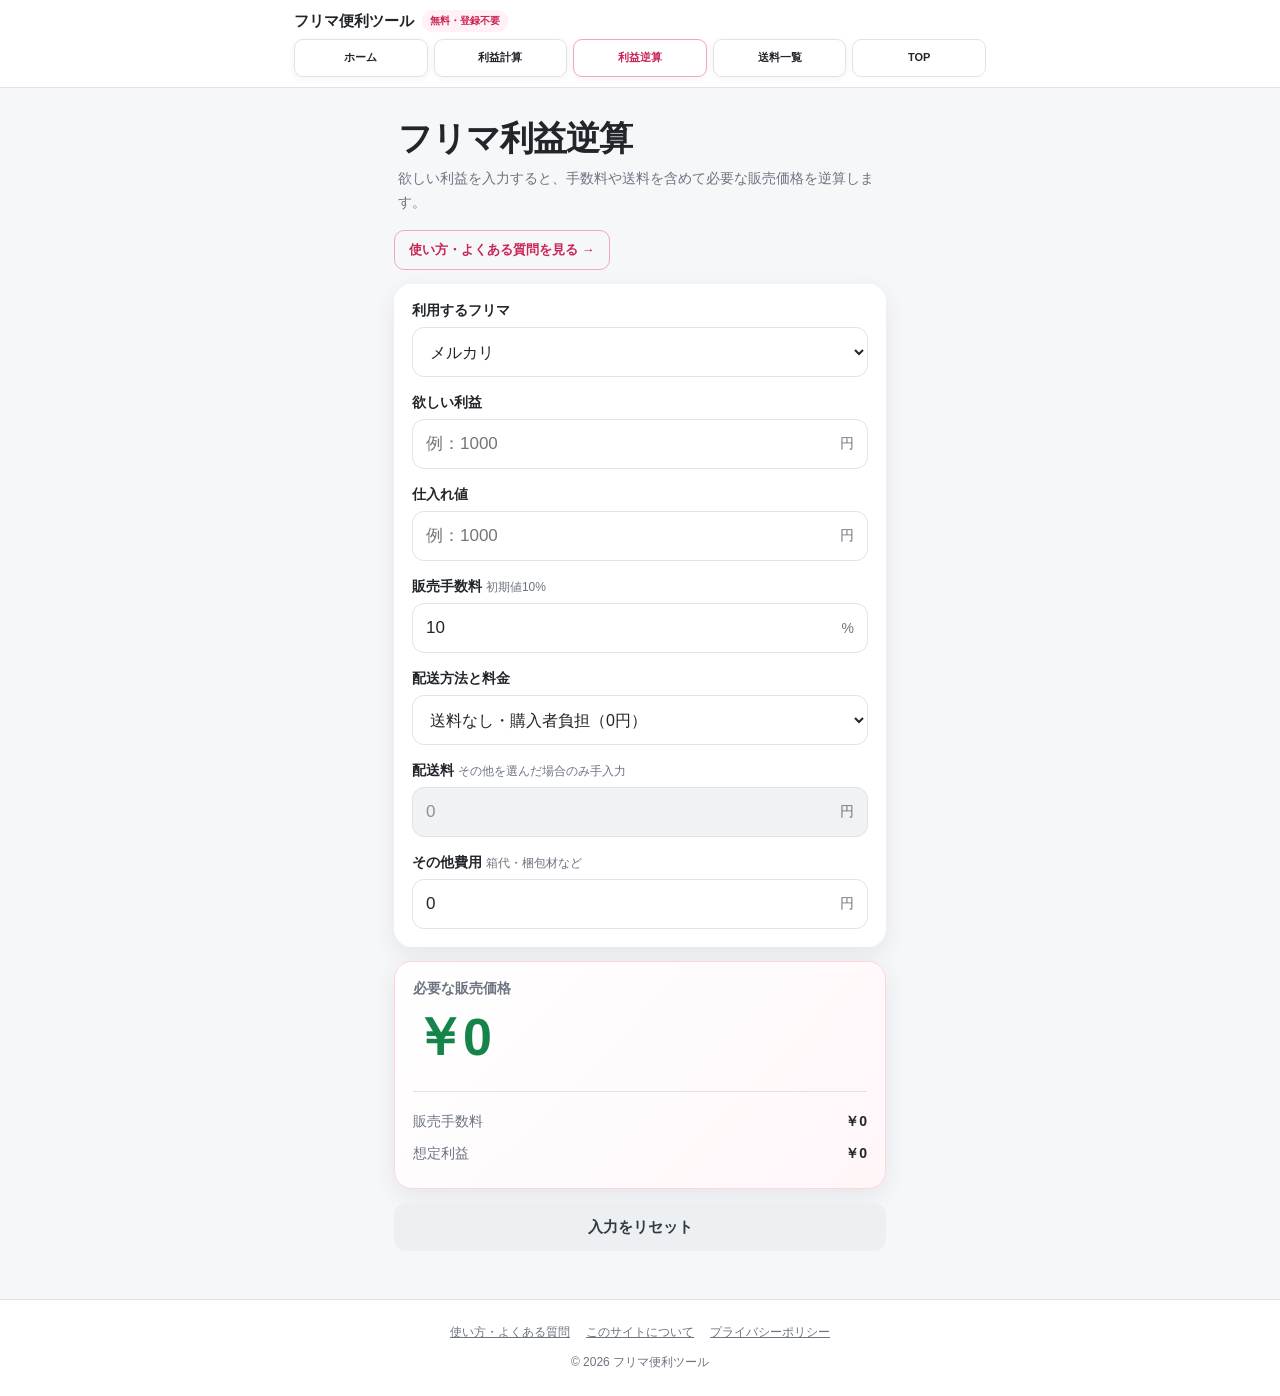
<file: reverse/index.html>
<!DOCTYPE html><html lang="ja"><head>

<script async src="https://pagead2.googlesyndication.com/pagead/js/adsbygoogle.js?client=ca-pub-7337792603858956"
crossorigin="anonymous"></script><meta name="twitter:description" content="欲しい利益、仕入れ値、販売手数料、配送方法、送料、その他費用から、必要な販売価格を自動で逆算できる無料ツールです。"><meta name="twitter:title" content="フリマ利益逆算ツール｜目標利益から販売価格を自動計算【無料】"><meta name="twitter:card" content="summary"><meta charset="UTF-8"><meta name="viewport" content="width=device-width,initial-scale=1.0,viewport-fit=cover"><meta name="theme-color" content="#e93567"><meta name="description" content="欲しい利益、仕入れ値、販売手数料、配送方法、送料、その他費用から、必要な販売価格を自動で逆算できる無料ツールです。"><meta name="robots" content="index,follow,max-image-preview:large"><link rel="canonical" href="https://furima-tools.onrender.com/reverse/"><link rel="stylesheet" href="/assets/css/style.css"><title>フリマ利益逆算ツール｜目標利益から販売価格を自動計算【無料】</title><script async src="https://www.googletagmanager.com/gtag/js?id=G-9B8673RD4H"></script><script>window.dataLayer=window.dataLayer||[];function gtag(){dataLayer.push(arguments);}gtag('js',new Date());gtag('config','G-9B8673RD4H');</script><meta property="og:title" content="フリマ利益逆算ツール｜目標利益から販売価格を自動計算【無料】"><meta property="og:description" content="欲しい利益、仕入れ値、販売手数料、配送方法、送料、その他費用から、必要な販売価格を自動で逆算できる無料ツールです。"><meta property="og:type" content="website"><meta property="og:url" content="https://furima-tools.onrender.com/reverse/"><meta property="og:site_name" content="フリマ便利ツール"><meta property="og:locale" content="ja_JP"><script type="application/ld+json">{"@context":"https://schema.org","@type":"WebPage","name":"フリマ利益逆算ツール","url":"https://furima-tools.onrender.com/reverse/","description":"欲しい利益、仕入れ値、販売手数料、配送方法、送料、その他費用から、必要な販売価格を自動で逆算できる無料ツールです。","inLanguage":"ja","isPartOf":{"@type":"WebSite","name":"フリマ便利ツール","url":"https://furima-tools.onrender.com/"}}</script></head><body data-page="reverse"><div id="siteHeader"></div><main class="page-shell narrow">
<section class="page-hero"><div class="page-title-row"><h1>フリマ利益逆算</h1></div><p>欲しい利益を入力すると、手数料や送料を含めて必要な販売価格を逆算します。</p></section>
<div class="page-guide-link"><a href="/guide/?section=reverse">使い方・よくある質問を見る →</a></div>
<section class="card">
<div class="field"><label for="reverseMarketplace">利用するフリマ</label><select id="reverseMarketplace" class="standard-select"></select></div>
<div class="field"><label for="targetProfit">欲しい利益</label><div class="input-wrap"><input id="targetProfit" type="number" inputmode="numeric" min="0" step="1" placeholder="例：1000"><span class="unit">円</span></div></div>
<div class="field"><label for="reverseCostPrice">仕入れ値</label><div class="input-wrap"><input id="reverseCostPrice" type="number" inputmode="numeric" min="0" step="1" placeholder="例：1000"><span class="unit">円</span></div></div>
<div class="field"><label for="reverseFeeRate">販売手数料 <span class="hint">初期値10%</span></label><div class="input-wrap"><input id="reverseFeeRate" type="number" inputmode="decimal" min="0" max="99.9" step="0.1" value="10"><span class="unit">%</span></div></div>
<div class="field"><label for="reverseShippingMethod">配送方法と料金</label><select id="reverseShippingMethod" class="standard-select"></select></div>
<div class="field"><label for="reverseShippingCost">配送料 <span class="hint">その他を選んだ場合のみ手入力</span></label><div class="input-wrap"><input id="reverseShippingCost" type="number" inputmode="numeric" min="0" step="1" value="0" disabled><span class="unit">円</span></div></div>
<div class="field"><label for="reverseOtherCost">その他費用 <span class="hint">箱代・梱包材など</span></label><div class="input-wrap"><input id="reverseOtherCost" type="number" inputmode="numeric" min="0" step="1" value="0"><span class="unit">円</span></div></div>
</section>
<section class="card result"><div class="profit-label">必要な販売価格</div><div id="requiredSalePrice" class="profit reverse-result">0円</div><div class="breakdown"><div class="row"><span>販売手数料</span><strong id="reverseFeeAmount">0円</strong></div><div class="row"><span>想定利益</span><strong id="reverseActualProfit">0円</strong></div></div></section>
<button id="reverseResetButton" class="reset" type="button">入力をリセット</button>

</main><div id="siteFooter"></div><script src="/assets/js/shipping-data.js"></script><script src="/assets/js/reverse.js"></script><script src="/assets/js/common.js"></script></body></html>
</file>
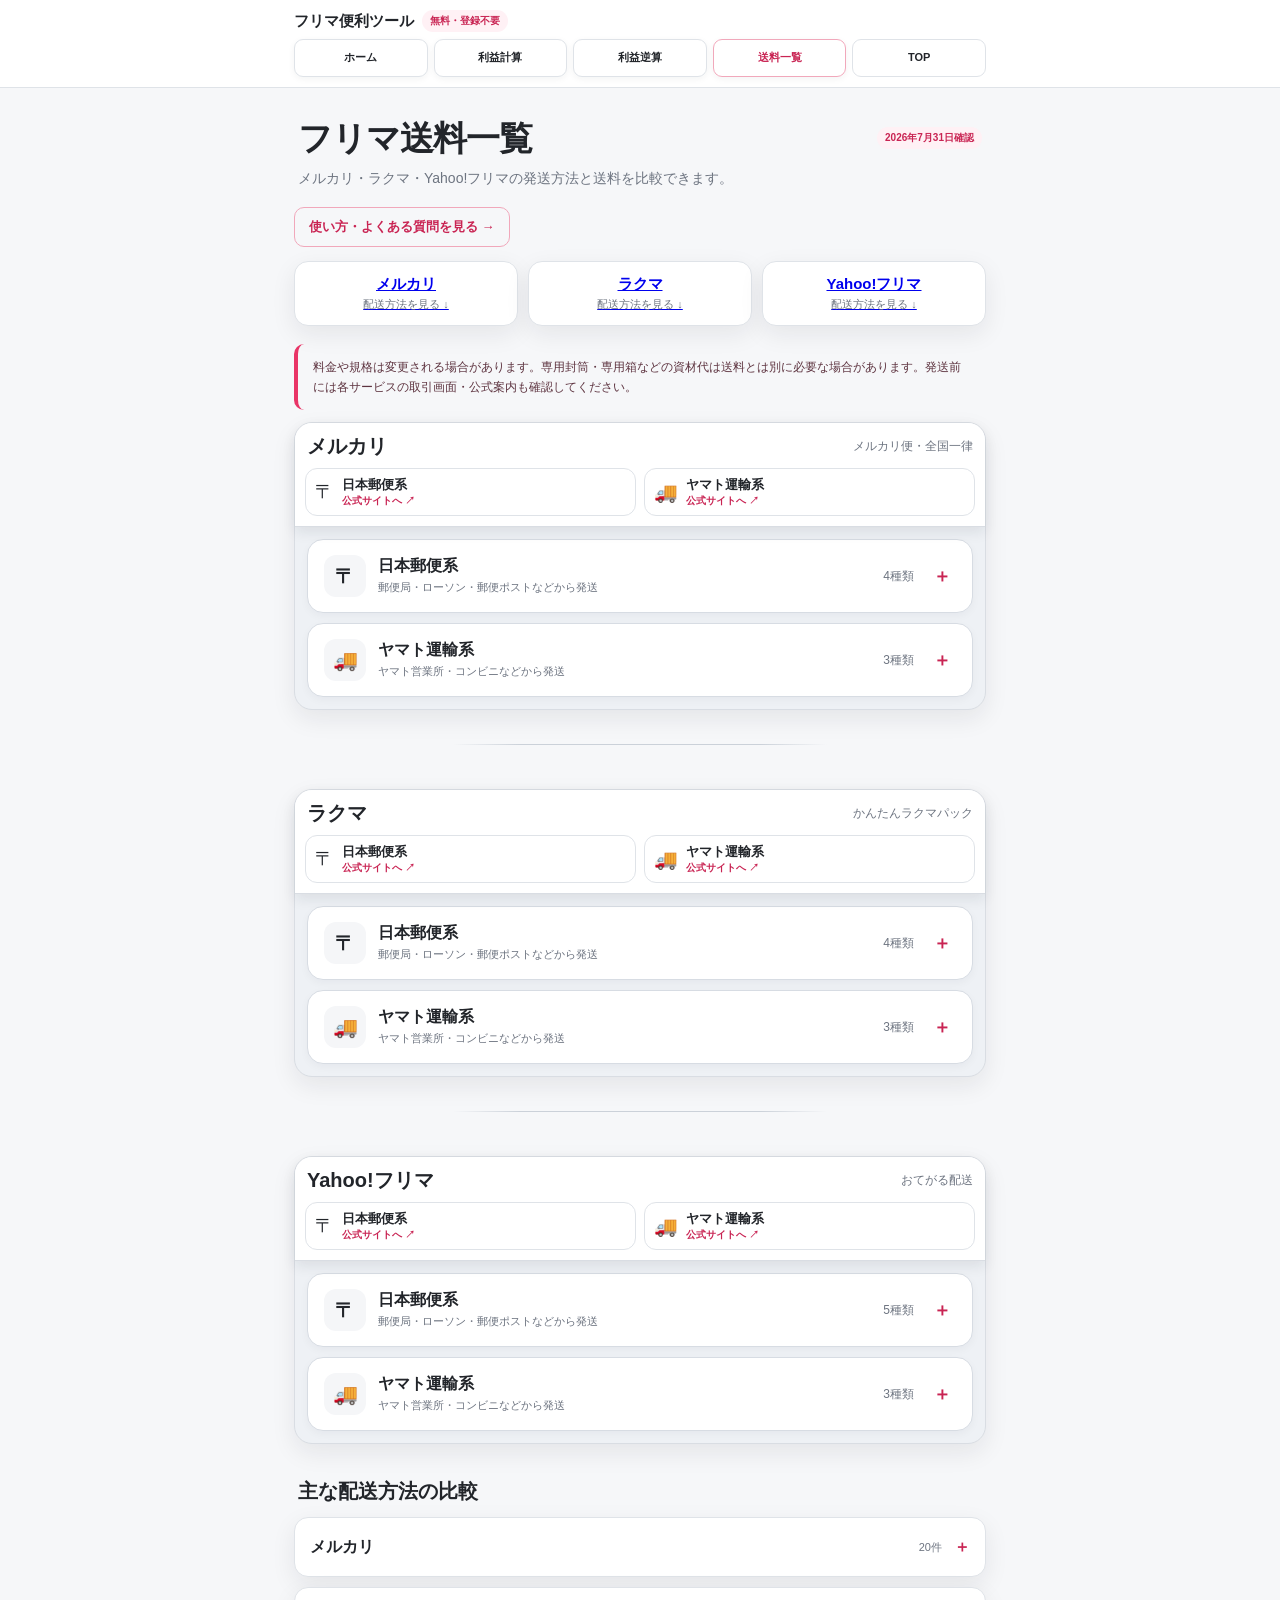
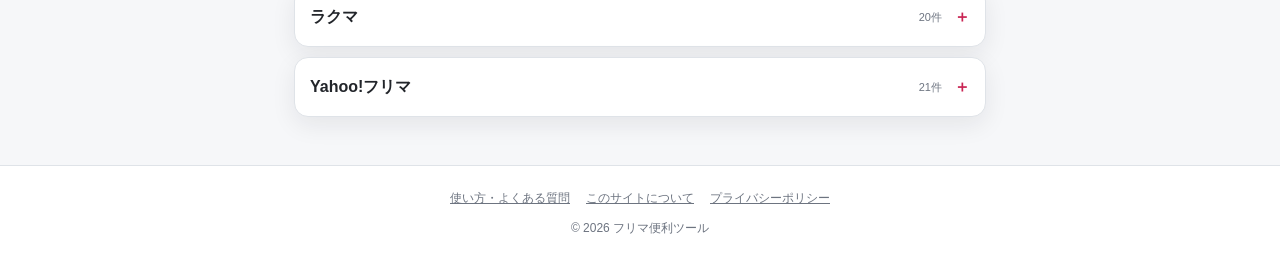
<file: shipping/index.html>
<!DOCTYPE html><html lang="ja"><head>

<script async src="https://pagead2.googlesyndication.com/pagead/js/adsbygoogle.js?client=ca-pub-7337792603858956"
crossorigin="anonymous"></script><meta name="twitter:description" content="メルカリ・ラクマ・Yahoo!フリマの配送方法と送料を一覧で比較できます。日本郵便系・ヤマト運輸系の料金、サイズ、重量、匿名配送の条件を確認できます。"><meta name="twitter:title" content="フリマ送料一覧｜メルカリ・ラクマ・Yahoo!フリマの料金・サイズ比較"><meta name="twitter:card" content="summary"><meta charset="UTF-8"><meta name="viewport" content="width=device-width,initial-scale=1.0,viewport-fit=cover"><meta name="theme-color" content="#e93567"><meta name="description" content="メルカリ・ラクマ・Yahoo!フリマの配送方法と送料を一覧で比較できます。日本郵便系・ヤマト運輸系の料金、サイズ、重量、匿名配送の条件を確認できます。"><meta name="robots" content="index,follow,max-image-preview:large"><link rel="canonical" href="https://furima-tools.onrender.com/shipping/"><link rel="stylesheet" href="/assets/css/style.css"><title>フリマ送料一覧｜メルカリ・ラクマ・Yahoo!フリマの料金・サイズ比較</title><script async src="https://www.googletagmanager.com/gtag/js?id=G-9B8673RD4H"></script><script>window.dataLayer=window.dataLayer||[];function gtag(){dataLayer.push(arguments);}gtag('js',new Date());gtag('config','G-9B8673RD4H');</script><meta property="og:title" content="フリマ送料一覧｜メルカリ・ラクマ・Yahoo!フリマの料金・サイズ比較"><meta property="og:description" content="メルカリ・ラクマ・Yahoo!フリマの配送方法と送料を一覧で比較できます。日本郵便系・ヤマト運輸系の料金、サイズ、重量、匿名配送の条件を確認できます。"><meta property="og:type" content="article"><meta property="og:url" content="https://furima-tools.onrender.com/shipping/"><meta property="og:site_name" content="フリマ便利ツール"><meta property="og:locale" content="ja_JP"><script type="application/ld+json">{"@context":"https://schema.org","@type":"WebPage","name":"フリマ送料一覧","url":"https://furima-tools.onrender.com/shipping/","description":"メルカリ・ラクマ・Yahoo!フリマの配送方法と送料を一覧で比較できます。日本郵便系・ヤマト運輸系の料金、サイズ、重量、匿名配送の条件を確認できます。","inLanguage":"ja","isPartOf":{"@type":"WebSite","name":"フリマ便利ツール","url":"https://furima-tools.onrender.com/"}}</script></head><body data-page="shipping"><div id="siteHeader"></div><main class="page-shell">
<section class="page-hero"><div class="page-title-row"><h1>フリマ送料一覧</h1><span class="page-meta-badge">2026年7月31日確認</span></div><p>メルカリ・ラクマ・Yahoo!フリマの発送方法と送料を比較できます。</p></section>
<div class="page-guide-link"><a href="/guide/?section=shipping">使い方・よくある質問を見る →</a></div>


  <div id="shippingSummary" class="shipping-summary"></div>
  <p class="update-note">料金や規格は変更される場合があります。専用封筒・専用箱などの資材代は送料とは別に必要な場合があります。発送前には各サービスの取引画面・公式案内も確認してください。</p>
  <div id="shippingSections"></div>

  <h2 class="section-title">主な配送方法の比較</h2>
  <div id="comparisonSections" class="comparison-accordion-list"></div>

  


</main><div id="siteFooter"></div><script src="/assets/js/shipping-data.js"></script><script src="/assets/js/shipping.js"></script><script src="/assets/js/common.js"></script></body></html>
</file>
<file: assets/css/style.css>
:root {
      --primary: #e93567;
      --primary-dark: #c92453;
      --bg: #f6f7f9;
      --card: #ffffff;
      --text: #22252a;
      --muted: #6d7480;
      --border: #dfe3e8;
      --success: #14844a;
      --danger: #c83232;
      --shadow: 0 8px 24px rgba(24, 31, 42, 0.08);
    }

    * { box-sizing: border-box; }

    body {
      margin: 0;
      min-height: 100vh;
      background: var(--bg);
      color: var(--text);
      font-family: -apple-system, BlinkMacSystemFont, "Segoe UI", "Noto Sans JP", sans-serif;
    }

    .app {
      width: min(100%, 520px);
      margin: 0 auto;
      padding: 18px 14px calc(36px + env(safe-area-inset-bottom));
    }

    .header {
      padding: 8px 4px 18px;
    }

    .header h1 {
      margin: 0;
      font-size: 24px;
      letter-spacing: -0.02em;
    }

    .header p {
      margin: 7px 0 0;
      color: var(--muted);
      font-size: 14px;
      line-height: 1.6;
    }

    .card {
      background: var(--card);
      border-radius: 18px;
      padding: 18px;
      box-shadow: var(--shadow);
      margin-bottom: 14px;
    }

    .field {
      margin-bottom: 17px;
    }

    .field:last-child {
      margin-bottom: 0;
    }

    label {
      display: block;
      margin-bottom: 7px;
      font-weight: 700;
      font-size: 14px;
    }

    .hint {
      color: var(--muted);
      font-weight: 400;
      font-size: 12px;
    }

    .input-wrap {
      position: relative;
    }

    input, select {
      width: 100%;
      min-height: 50px;
      border: 1px solid var(--border);
      border-radius: 12px;
      background: #fff;
      color: var(--text);
      font-size: 17px;
      padding: 12px 44px 12px 13px;
      outline: none;
      transition: border-color .18s, box-shadow .18s;
    }

    select {
      padding-right: 38px;
    }

    input:focus, select:focus {
      border-color: var(--primary);
      box-shadow: 0 0 0 3px rgba(233, 53, 103, 0.13);
    }

    input:disabled {
      background: #f0f2f4;
      color: #8a919b;
      cursor: not-allowed;
    }

    .unit {
      position: absolute;
      top: 50%;
      right: 14px;
      transform: translateY(-50%);
      color: var(--muted);
      pointer-events: none;
      font-size: 14px;
    }

    .shipping-grid {
      display: grid;
      grid-template-columns: 1.45fr .55fr;
      gap: 10px;
    }

    .custom-select {
      position: relative;
      min-width: 0;
    }

    .native-select-hidden {
      position: absolute;
      width: 1px;
      height: 1px;
      opacity: 0;
      pointer-events: none;
    }

    .custom-select-button {
      width: 100%;
      min-height: 50px;
      border: 1px solid var(--border);
      border-radius: 12px;
      background: #fff;
      color: var(--text);
      padding: 10px 12px;
      display: flex;
      align-items: center;
      justify-content: space-between;
      gap: 10px;
      text-align: left;
      font-size: 14px;
      cursor: pointer;
    }

    .custom-select-button:focus {
      outline: none;
      border-color: var(--primary);
      box-shadow: 0 0 0 3px rgba(233, 53, 103, 0.13);
    }

    .custom-select-button > span:first-child {
      min-width: 0;
      overflow: hidden;
      text-overflow: ellipsis;
      white-space: nowrap;
    }

    .custom-select-right {
      flex: 0 0 auto;
      display: flex;
      align-items: center;
      gap: 8px;
      white-space: nowrap;
    }

    .custom-select-arrow {
      color: var(--muted);
      font-size: 18px;
      line-height: 1;
    }

    .custom-select-menu {
      display: none;
      position: absolute;
      z-index: 20;
      top: calc(100% + 7px);
      left: 0;
      width: min(350px, calc(100vw - 28px));
      max-height: 310px;
      overflow-y: auto;
      padding: 6px;
      background: #fff;
      border: 1px solid var(--border);
      border-radius: 13px;
      box-shadow: 0 12px 30px rgba(24, 31, 42, 0.16);
    }

    .custom-select.open .custom-select-menu {
      display: block;
    }

    .shipping-option {
      width: 100%;
      border: 0;
      border-radius: 9px;
      background: transparent;
      padding: 11px 10px;
      display: flex;
      justify-content: space-between;
      align-items: center;
      gap: 14px;
      color: var(--text);
      font-size: 13px;
      text-align: left;
      cursor: pointer;
    }

    .shipping-option:hover,
    .shipping-option:focus {
      outline: none;
      background: #fff2f6;
    }

    .shipping-option span {
      min-width: 0;
    }

    .shipping-option strong {
      flex: 0 0 auto;
      white-space: nowrap;
    }


    .result {
      background: linear-gradient(135deg, #fff 0%, #fff6f8 100%);
      border: 1px solid #ffd4df;
    }

    .profit-label {
      color: var(--muted);
      font-size: 14px;
      font-weight: 700;
    }

    .profit {
      margin: 5px 0 4px;
      font-size: clamp(38px, 10vw, 52px);
      font-weight: 800;
      letter-spacing: -0.04em;
      color: var(--success);
      word-break: break-all;
    }

    .profit.negative {
      color: var(--danger);
    }

    .margin-text {
      color: var(--muted);
      font-size: 13px;
    }

    .breakdown {
      margin-top: 18px;
      padding-top: 14px;
      border-top: 1px solid var(--border);
    }

    .row {
      display: flex;
      justify-content: space-between;
      gap: 12px;
      padding: 7px 0;
      font-size: 14px;
    }

    .row span:first-child {
      color: var(--muted);
    }

    .row strong {
      text-align: right;
    }

    .reset {
      width: 100%;
      min-height: 48px;
      border: 0;
      border-radius: 12px;
      background: #edf0f3;
      color: #343940;
      font-weight: 700;
      font-size: 15px;
      cursor: pointer;
    }

    .reset:active {
      transform: translateY(1px);
    }

    .ad {
      min-height: 90px;
      border: 1px dashed #b7bdc5;
      border-radius: 14px;
      display: grid;
      place-items: center;
      color: #8a919b;
      font-size: 13px;
      background: #fff;
      margin-top: 14px;
      text-align: center;
      overflow: hidden;
    }

    .ad small {
      display: block;
      margin-top: 4px;
      font-size: 10px;
    }

    .footer {
      margin-top: 18px;
      padding: 18px 4px 4px;
      text-align: center;
      color: var(--muted);
      font-size: 12px;
      line-height: 1.8;
    }

    .footer-nav {
      display: flex;
      justify-content: center;
      flex-wrap: wrap;
      gap: 8px 16px;
      margin-bottom: 8px;
    }

    .footer a {
      color: var(--muted);
      text-decoration: underline;
      text-underline-offset: 3px;
    }

    .note {
      color: var(--muted);
      font-size: 11px;
      line-height: 1.55;
      padding: 0 4px;
    }

    @media (max-width: 380px) {
      .shipping-grid {
        grid-template-columns: 1fr;
      }
    }

/* サイト共通レイアウト */
.site-header{position:sticky;top:0;z-index:50;background:rgba(255,255,255,.95);backdrop-filter:blur(10px);border-bottom:1px solid var(--border)}
.header-inner{width:min(100%,720px);margin:auto;padding:12px 14px;display:flex;align-items:center;justify-content:space-between;gap:12px}
.site-brand{font-weight:800;text-decoration:none;color:var(--text);white-space:nowrap}
.site-nav{display:flex;gap:5px}.site-nav a{padding:8px;border-radius:9px;text-decoration:none;color:var(--muted);font-size:12px;font-weight:700;white-space:nowrap}.site-nav a:hover,.site-nav a[aria-current=page]{background:#fff1f5;color:var(--primary-dark)}
.home{width:min(100%,720px);margin:auto;padding:30px 14px 48px}.hero{padding:12px 4px 24px}.hero-badge{display:inline-block;background:#fff1f5;color:var(--primary-dark);border-radius:999px;padding:5px 9px;font-size:12px;font-weight:800}.hero h1{margin:12px 0 0;font-size:clamp(30px,8vw,44px);line-height:1.18;letter-spacing:-.04em}.hero p{color:var(--muted);line-height:1.75}.section-title{margin:25px 4px 12px;font-size:20px}.tool-grid{display:grid;grid-template-columns:repeat(2,minmax(0,1fr));gap:12px}.tool-card{min-height:155px;padding:18px;border:1px solid var(--border);border-radius:17px;background:#fff;box-shadow:var(--shadow);text-decoration:none;color:var(--text);display:flex;flex-direction:column;justify-content:space-between}.tool-card:hover{transform:translateY(-2px)}.tool-card.disabled{opacity:.65}.tool-card h2{margin:10px 0 5px;font-size:18px}.tool-card p{margin:0;color:var(--muted);font-size:13px;line-height:1.6}.tool-icon{font-size:28px}.tool-status{margin-top:14px;color:var(--primary-dark);font-size:12px;font-weight:800}.article{width:min(100%,720px);margin:auto;padding:30px 14px 48px}.article h1{font-size:32px}.article h2{margin-top:28px}.article p{line-height:1.85;color:#4f5661}.site-footer{border-top:1px solid var(--border);background:#fff}.footer-inner{width:min(100%,720px);margin:auto;padding:22px 14px;text-align:center;color:var(--muted);font-size:12px;line-height:1.8}.footer-inner a{color:var(--muted)}
@media(max-width:480px){.tool-grid{grid-template-columns:1fr}.site-nav a:nth-child(3){display:none}}


/* 送料一覧 */
.shipping-summary {
  display: grid;
  grid-template-columns: repeat(3, minmax(0, 1fr));
  gap: 10px;
  margin-bottom: 18px;
}

.summary-chip {
  padding: 13px 10px;
  border: 1px solid var(--border);
  border-radius: 14px;
  background: #fff;
  text-align: center;
  box-shadow: var(--shadow);
}

.summary-chip strong { display:block; font-size:15px; }
.summary-chip span { display:block; margin-top:3px; color:var(--muted); font-size:11px; }

.service-section { scroll-margin-top: 82px; }
.service-heading { display:flex; align-items:end; justify-content:space-between; gap:12px; margin:30px 4px 12px; }
.service-heading h2 { margin:0; font-size:21px; }
.service-heading span { color:var(--muted); font-size:12px; }

.shipping-card-list { display:grid; gap:12px; }
.shipping-method-card {
  padding: 18px;
  border: 1px solid var(--border);
  border-radius: 17px;
  background: #fff;
  box-shadow: var(--shadow);
}
.shipping-method-head { display:flex; justify-content:space-between; gap:14px; align-items:flex-start; }
.shipping-method-name { margin:0; font-size:17px; line-height:1.45; }
.shipping-price { flex:0 0 auto; color:var(--primary-dark); font-size:24px; font-weight:800; white-space:nowrap; }
.shipping-price small { font-size:12px; }
.shipping-tags { display:flex; flex-wrap:wrap; gap:6px; margin:11px 0; }
.shipping-tag { padding:4px 8px; border-radius:999px; background:var(--primary-soft); color:var(--primary-dark); font-size:11px; font-weight:700; }
.shipping-specs { display:grid; grid-template-columns:repeat(2,minmax(0,1fr)); gap:8px; margin:13px 0; }
.shipping-spec { padding:10px; border-radius:11px; background:#f7f8fa; }
.shipping-spec span { display:block; color:var(--muted); font-size:10px; }
.shipping-spec strong { display:block; margin-top:3px; font-size:13px; line-height:1.45; }
.shipping-use { margin:10px 0 14px; color:var(--muted); font-size:13px; line-height:1.65; }
.shipping-action { display:inline-flex; width:100%; min-height:44px; align-items:center; justify-content:center; border-radius:11px; background:var(--primary); color:#fff; text-decoration:none; font-size:14px; font-weight:800; }
.shipping-action:hover { background:var(--primary-dark); }
.update-note { padding:13px 15px; border-left:4px solid var(--primary); border-radius:10px; background:var(--primary-soft); color:#5e3440; font-size:12px; line-height:1.7; }
.comparison-wrap { overflow-x:auto; border-radius:14px; box-shadow:var(--shadow); }
.comparison-table { width:100%; min-width:650px; border-collapse:collapse; background:#fff; font-size:12px; }
.comparison-table th,.comparison-table td { padding:11px 10px; border-bottom:1px solid var(--border); text-align:left; white-space:nowrap; }
.comparison-table th { background:#fafafb; color:var(--muted); font-size:11px; }
.comparison-table tr:last-child td { border-bottom:0; }

@media (max-width:560px) {
  .shipping-summary { grid-template-columns:1fr; }
  .summary-chip { display:flex; align-items:center; justify-content:space-between; text-align:left; }
  .summary-chip span { margin:0; }
  .shipping-method-head { align-items:center; }
}


/* 共通データ連携後の標準セレクト */
.standard-select {
  width: 100%;
  min-height: 50px;
  border: 1px solid var(--border);
  border-radius: 12px;
  background: #fff;
  color: var(--text);
  padding: 11px 40px 11px 13px;
  font-size: 16px;
  outline: none;
}
.standard-select:focus {
  border-color: var(--primary);
  box-shadow: 0 0 0 3px rgba(233, 53, 103, .13);
}


/* 配送会社別の折りたたみ表示 */
.service-guide {
  margin: -4px 4px 12px;
  color: var(--muted);
  font-size: 12px;
  line-height: 1.6;
}

.carrier-accordion-list {
  display: grid;
  gap: 10px;
}

.carrier-accordion {
  overflow: hidden;
  border: 1px solid var(--border);
  border-radius: 16px;
  background: #fff;
  box-shadow: var(--shadow);
}

.carrier-summary {
  min-height: 72px;
  padding: 14px 16px;
  display: flex;
  align-items: center;
  justify-content: space-between;
  gap: 14px;
  cursor: pointer;
  list-style: none;
  user-select: none;
}

.carrier-summary::-webkit-details-marker { display: none; }

.carrier-summary::after {
  content: "＋";
  flex: 0 0 auto;
  width: 28px;
  height: 28px;
  display: grid;
  place-items: center;
  border-radius: 999px;
  background: var(--primary-soft);
  color: var(--primary-dark);
  font-size: 18px;
  font-weight: 800;
  transition: transform .18s ease;
}

.carrier-accordion[open] .carrier-summary::after {
  content: "−";
}

.carrier-accordion[open] .carrier-summary {
  border-bottom: 1px solid var(--border);
}

.carrier-title-wrap {
  min-width: 0;
  display: flex;
  align-items: center;
  gap: 12px;
}

.carrier-icon {
  flex: 0 0 auto;
  width: 42px;
  height: 42px;
  display: grid;
  place-items: center;
  border-radius: 12px;
  background: #f5f6f8;
  font-size: 20px;
  font-weight: 800;
}

.carrier-title-wrap strong {
  display: block;
  font-size: 16px;
}

.carrier-title-wrap small {
  display: block;
  margin-top: 3px;
  color: var(--muted);
  font-size: 11px;
  line-height: 1.45;
}

.carrier-count {
  margin-left: auto;
  color: var(--muted);
  font-size: 12px;
  white-space: nowrap;
}

.carrier-content {
  padding: 12px;
  background: #fafafb;
}

.carrier-content .shipping-method-card {
  box-shadow: none;
}

@media (max-width: 480px) {
  .carrier-summary {
    padding: 13px;
  }

  .carrier-count {
    display: none;
  }

  .carrier-title-wrap small {
    max-width: 220px;
  }
}

/* 宅急便・ゆうパックのサイズ別料金 */
.shipping-price-range {
  padding: 5px 9px;
  border-radius: 999px;
  background: var(--primary-soft);
  font-size: 12px;
  line-height: 1;
}

.size-option-heading {
  margin: 16px 0 9px;
  color: var(--text);
  font-size: 13px;
  font-weight: 800;
}

.size-option-grid {
  display: grid;
  grid-template-columns: repeat(3, minmax(0, 1fr));
  gap: 8px;
}

.size-option-button {
  min-width: 0;
  min-height: 132px;
  padding: 11px 7px;
  border: 1px solid #f1b2c3;
  border-radius: 12px;
  background: #fff7f9;
  color: var(--text);
  text-align: center;
  text-decoration: none;
  display: flex;
  flex-direction: column;
  align-items: center;
  justify-content: center;
  gap: 3px;
  transition: transform .16s ease, border-color .16s ease, background .16s ease;
}

.size-option-button:hover {
  transform: translateY(-1px);
  border-color: var(--primary);
  background: var(--primary-soft);
}

.size-option-button strong {
  font-size: 14px;
}

.size-option-button span {
  font-size: 10px;
  line-height: 1.4;
  color: var(--muted);
}

.size-option-button small {
  font-size: 10px;
  color: var(--muted);
}

.size-option-button b {
  margin-top: 3px;
  color: var(--primary-dark);
  font-size: 15px;
}

@media (max-width: 380px) {
  .size-option-grid {
    gap: 6px;
  }

  .size-option-button {
    min-height: 126px;
    padding: 9px 5px;
  }

  .size-option-button strong {
    font-size: 13px;
  }
}



/* ヘッダーナビゲーションをボタンとして分かりやすく表示 */
.site-nav {
  display: flex;
  gap: 7px;
}

.site-nav a {
  padding: 8px 11px;
  border: 1px solid var(--border);
  border-radius: 10px;
  background: #fff;
  color: var(--text);
  box-shadow: 0 2px 7px rgba(24, 31, 42, .05);
  transition: border-color .16s ease, background .16s ease, color .16s ease;
}

.site-nav a:hover,
.site-nav a[aria-current=page] {
  border-color: #f1b2c3;
  background: #fff1f5;
  color: var(--primary-dark);
}

/* ホームのキャッチコピーは画面幅に合わせて一行表示 */
.home .hero h1 {
  font-size: clamp(20px, 6.2vw, 44px);
  line-height: 1.2;
  white-space: nowrap;
}

@media (max-width: 560px) {
  .header-inner {
    align-items: flex-start;
    flex-direction: column;
    gap: 9px;
  }

  .site-brand {
    width: 100%;
  }

  .site-nav {
    width: 100%;
    display: grid;
    grid-template-columns: repeat(2, minmax(0, 1fr));
    gap: 7px;
  }

  .site-nav a,
  .site-nav a:nth-child(3) {
    display: flex;
    min-height: 38px;
    align-items: center;
    justify-content: center;
    padding: 7px 8px;
    text-align: center;
  }

  .home {
    padding-top: 22px;
  }

  .home .hero {
    padding-top: 8px;
  }
}

@media (max-width: 360px) {
  .home .hero h1 {
    font-size: clamp(18px, 5.8vw, 22px);
    letter-spacing: -.05em;
  }
}

/* v6: ヘッダー・ホーム・比較一覧の表示調整 */
@media (max-width: 560px) {
  .header-inner {
    align-items: center;
    flex-direction: column;
    gap: 7px;
    padding-top: 9px;
    padding-bottom: 9px;
  }

  .site-brand {
    width: 100%;
    font-size: 14px;
  }

  .site-nav {
    width: 100%;
    display: grid;
    grid-template-columns: repeat(4, minmax(0, 1fr));
    gap: 5px;
  }

  .site-nav a,
  .site-nav a:nth-child(3) {
    display: flex;
    min-width: 0;
    min-height: 34px;
    align-items: center;
    justify-content: center;
    padding: 6px 3px;
    font-size: 11px;
    text-align: center;
  }
}

/* スマホでも便利ツールを2列×2行で表示 */
@media (max-width: 480px) {
  .tool-grid {
    grid-template-columns: repeat(2, minmax(0, 1fr));
    gap: 9px;
  }

  .tool-card {
    min-height: 145px;
    padding: 14px;
  }

  .tool-card h2 { font-size: 16px; }
  .tool-card p { font-size: 12px; }
  .tool-icon { font-size: 24px; }
}

/* ホームのヒーローと便利ツール見出しの間隔を縮小 */
.home .hero {
  padding-bottom: 12px;
}

.home .hero + .section-title {
  margin-top: 12px;
}

/* 比較一覧をサービス→配送会社の二段階で折りたたむ */
.comparison-accordion-list {
  display: grid;
  gap: 10px;
}

.comparison-service-accordion,
.comparison-carrier-accordion {
  overflow: hidden;
  border: 1px solid var(--border);
  border-radius: 14px;
  background: #fff;
}

.comparison-service-accordion {
  box-shadow: var(--shadow);
}

.comparison-service-accordion > summary,
.comparison-carrier-accordion > summary {
  cursor: pointer;
  list-style: none;
  display: flex;
  align-items: center;
  justify-content: space-between;
  gap: 12px;
}

.comparison-service-accordion > summary::-webkit-details-marker,
.comparison-carrier-accordion > summary::-webkit-details-marker {
  display: none;
}

.comparison-service-accordion > summary {
  min-height: 58px;
  padding: 13px 15px;
  font-size: 16px;
}

.comparison-service-accordion > summary::after,
.comparison-carrier-accordion > summary::after {
  content: "＋";
  color: var(--primary-dark);
  font-weight: 800;
}

.comparison-service-accordion[open] > summary::after,
.comparison-carrier-accordion[open] > summary::after {
  content: "−";
}

.comparison-service-accordion > summary span,
.comparison-carrier-accordion > summary small {
  margin-left: auto;
  color: var(--muted);
  font-size: 11px;
}

.comparison-service-content {
  display: grid;
  gap: 8px;
  padding: 10px;
  border-top: 1px solid var(--border);
  background: #fafafb;
}

.comparison-carrier-accordion > summary {
  min-height: 48px;
  padding: 11px 13px;
  font-size: 13px;
  font-weight: 700;
}

.comparison-carrier-accordion[open] > summary {
  border-bottom: 1px solid var(--border);
}

.comparison-carrier-accordion .comparison-wrap {
  border-radius: 0;
  box-shadow: none;
}

.comparison-carrier-accordion .comparison-table {
  min-width: 520px;
}


/* v7: 共通ヘッダー・ページタイトル・利益逆算 */
#siteHeader, #siteFooter { display: block; }

.header-inner {
  width: min(100%, 720px);
  margin: 0 auto;
  padding: 10px 14px;
  display: flex;
  align-items: center;
  justify-content: space-between;
  gap: 12px;
}

.brand-line {
  display: flex;
  align-items: center;
  gap: 8px;
  min-width: 0;
}

.site-brand {
  font-size: 15px;
  font-weight: 800;
}

.brand-badge,
.page-meta-badge {
  flex: 0 0 auto;
  padding: 4px 8px;
  border-radius: 999px;
  background: #fff1f5;
  color: var(--primary-dark);
  font-size: 10px;
  font-weight: 800;
  white-space: nowrap;
}

.site-nav {
  display: flex;
  gap: 5px;
  min-width: 0;
  overflow-x: auto;
  scrollbar-width: none;
}

.site-nav::-webkit-scrollbar { display: none; }

.site-nav a,
.site-nav a:nth-child(3) {
  display: flex;
  min-height: 32px;
  align-items: center;
  justify-content: center;
  padding: 6px 8px;
  border: 1px solid var(--border);
  border-radius: 9px;
  background: #fff;
  color: var(--text);
  font-size: 11px;
  font-weight: 700;
  text-decoration: none;
  white-space: nowrap;
}

.page-shell {
  width: min(100%, 720px);
  margin: 0 auto;
  padding: 24px 14px 48px;
}

.page-shell.narrow {
  width: min(100%, 520px);
}

.page-hero {
  padding: 6px 4px 18px;
}

.page-title-row {
  display: flex;
  align-items: center;
  justify-content: space-between;
  gap: 12px;
}

.page-hero h1 {
  margin: 0;
  min-width: 0;
  font-size: clamp(26px, 6vw, 34px);
  line-height: 1.2;
  letter-spacing: -.03em;
}

.page-hero p {
  margin: 8px 0 0;
  color: var(--muted);
  font-size: 14px;
  line-height: 1.7;
}

.home.page-shell {
  padding-top: 20px;
}

.home .page-hero h1 {
  font-size: clamp(20px, 5.7vw, 34px);
  white-space: nowrap;
}

.home .page-hero {
  padding-bottom: 8px;
}

.home .page-hero + .section-title {
  margin-top: 8px;
}

.article.page-shell h2 {
  margin-top: 28px;
}

.article.page-shell p {
  color: #4f5661;
  line-height: 1.85;
}

.reverse-result {
  color: var(--success);
}

@media (max-width: 620px) {
  .header-inner {
    display: block;
    padding-top: 8px;
    padding-bottom: 8px;
  }

  .brand-line {
    margin-bottom: 6px;
  }

  .site-nav {
    width: 100%;
  }

  .site-nav a,
  .site-nav a:nth-child(3) {
    flex: 0 0 auto;
  }
}

@media (max-width: 380px) {
  .page-hero h1 {
    font-size: 25px;
  }

  .home .page-hero h1 {
    font-size: clamp(18px, 5.4vw, 21px);
  }

  .page-meta-badge {
    font-size: 9px;
    padding: 4px 6px;
  }
}


/* v8: navigation / shipping layout refinements */
.carrier-official-link {
  display: flex;
  justify-content: flex-end;
  margin: 10px 2px 6px;
}
.carrier-official-link a {
  color: var(--primary-dark);
  font-size: 12px;
  font-weight: 800;
  text-decoration: none;
}
.carrier-official-link a:hover { text-decoration: underline; }

/* ゆうパック・宅急便のサイズ選択は比較しやすい2列 */
.size-option-grid { grid-template-columns: repeat(2, minmax(0, 1fr)); }

/* ホーム見出しは1行を優先するため、長い文言だけ画面幅に合わせて縮小する。 */
.home .page-hero h1 {
  font-size: clamp(20px, 5.7vw, 34px);
  white-space: nowrap;
}

@media (max-width: 380px) {
  .home .page-hero h1 { font-size: clamp(18px, 5.4vw, 21px); }
}


/* =========================================================
   v9: 固定ヘッダー・送料一覧のサービス見出し固定
   ========================================================= */

:root {
  --site-header-height: 70px;
}

/*
  共通メニューを常に画面上部へ固定する。
  ヘッダーの実際の高さは common.js からCSS変数へ反映する。
*/
.site-header {
  position: fixed !important;
  top: 0;
  right: 0;
  left: 0;
  z-index: 1000;
  width: 100%;
}

body {
  padding-top: var(--site-header-height);
}

/*
  送料一覧で長い配送カードを見ているときにも、
  現在のフリマサービス名が分かるよう見出しを固定する。
*/
.service-section {
  position: relative;
  scroll-margin-top: calc(var(--site-header-height) + 58px);
}

.service-heading {
  position: sticky;
  top: var(--site-header-height);
  z-index: 120;
  align-items: center;
  margin: 24px 0 12px;
  padding: 10px 12px;
  border: 1px solid var(--border);
  border-radius: 12px;
  background: rgba(255, 255, 255, 0.97);
  box-shadow: 0 5px 14px rgba(24, 31, 42, 0.08);
  backdrop-filter: blur(10px);
}

.service-heading h2 {
  font-size: 20px;
}

.service-heading span {
  text-align: right;
}

/*
  次のサービス見出しが上へ到達すると、通常のstickyの動きで
  前のサービス名から新しいサービス名へ自然に切り替わる。
*/
@media (max-width: 520px) {
  .service-heading {
    margin-top: 18px;
    padding: 9px 10px;
  }

  .service-heading h2 {
    font-size: 18px;
  }

  .service-heading span {
    font-size: 11px;
  }
}


/* =========================================================
   v10: サービス公式リンク・メニュー順の整理
   ========================================================= */

/*
  各サービスの日本郵便系・ヤマト運輸系公式リンクは、
  配送アコーディオンの間ではなくサービス見出しの直前にまとめる。
*/
.service-official-links {
  display: grid;
  grid-template-columns: repeat(2, minmax(0, 1fr));
  gap: 8px;
  margin: 28px 0 8px;
}

.service-official-button {
  min-width: 0;
  min-height: 54px;
  display: grid;
  grid-template-columns: auto 1fr;
  grid-template-rows: auto auto;
  align-items: center;
  column-gap: 8px;
  padding: 9px 11px;
  border: 1px solid var(--border);
  border-radius: 12px;
  background: #fff;
  color: var(--text);
  box-shadow: 0 4px 12px rgba(24, 31, 42, 0.06);
  text-decoration: none;
}

.service-official-button > span {
  grid-row: 1 / 3;
  font-size: 19px;
}

.service-official-button strong {
  min-width: 0;
  overflow: hidden;
  font-size: 13px;
  text-overflow: ellipsis;
  white-space: nowrap;
}

.service-official-button small {
  color: var(--primary-dark);
  font-size: 10px;
  font-weight: 800;
}

.service-official-button:hover {
  border-color: #f1a8bb;
  background: var(--primary-soft);
}

/* 古い配送会社別リンクは表示しない */
.carrier-official-link {
  display: none !important;
}

/*
  公式リンクを見た後、サービス名が固定される位置まで
  アンカー移動した際にヘッダーと重ならないようにする。
*/
.service-section {
  scroll-margin-top: calc(var(--site-header-height) + 12px);
}

@media (max-width: 420px) {
  .service-official-links {
    gap: 6px;
    margin-top: 22px;
  }

  .service-official-button {
    min-height: 50px;
    padding: 8px;
  }

  .service-official-button > span {
    font-size: 17px;
  }

  .service-official-button strong {
    font-size: 11px;
  }

  .service-official-button small {
    font-size: 9px;
  }
}


/* =========================================================
   v11: サービス名と公式リンクを一体化して固定
   ========================================================= */

.service-sticky-card {
  position: sticky;
  top: var(--site-header-height);
  z-index: 140;
  margin: 24px 0 12px;
  padding: 10px;
  border: 1px solid var(--border);
  border-radius: 14px;
  background: rgba(255, 255, 255, 0.98);
  box-shadow: 0 6px 18px rgba(24, 31, 42, 0.10);
  backdrop-filter: blur(10px);
}

.service-sticky-card .service-heading {
  position: static;
  margin: 0 0 8px;
  padding: 0 2px;
  border: 0;
  border-radius: 0;
  background: transparent;
  box-shadow: none;
  backdrop-filter: none;
}

.service-sticky-card .service-heading h2 {
  font-size: 20px;
}

.service-sticky-card .service-official-links {
  margin: 0;
}

.service-sticky-card .service-official-button {
  min-height: 46px;
  padding: 7px 9px;
  box-shadow: none;
}

.service-sticky-card .service-official-button small {
  display: block;
}

/* v9/v10の旧sticky指定を打ち消す */
.service-section > .service-heading {
  position: static;
}

@media (max-width: 520px) {
  .service-sticky-card {
    margin-top: 18px;
    padding: 9px;
    border-radius: 12px;
  }

  .service-sticky-card .service-heading {
    margin-bottom: 7px;
  }

  .service-sticky-card .service-heading h2 {
    font-size: 18px;
  }

  .service-sticky-card .service-official-button {
    min-height: 44px;
    padding: 6px 8px;
  }
}


/* =========================================================
   v12: フリマサービス単位のグループ表示
   ========================================================= */

/*
  メルカリ・ラクマ・Yahoo!フリマをそれぞれ1つの大きなカードにまとめる。
  サービス名、公式リンク、配送会社アコーディオンを同じ背景内に置くことで、
  どこまでが同じサービスなのかを視覚的に分かりやすくする。
*/
.service-section {
  margin: 0 0 34px;
}

.service-section + .service-section {
  padding-top: 10px;
}

.service-group-card {
  position: relative;
  overflow: visible;
  border: 1px solid #d9dde3;
  border-radius: 18px;
  background: #eef1f5;
  box-shadow: 0 9px 24px rgba(24, 31, 42, 0.08);
}

/*
  固定見出しはグループカードの上端として見せる。
  下側だけ少し強い境界線を入れ、本文との区切りも明確にする。
*/
.service-group-card .service-sticky-card {
  margin: 0;
  border: 0;
  border-bottom: 1px solid #d9dde3;
  border-radius: 17px 17px 0 0;
  box-shadow: 0 5px 14px rgba(24, 31, 42, 0.09);
}

/* 配送会社一覧は同じグループ内の本文として余白を付ける */
.service-group-body {
  padding: 12px;
}

.service-group-body .carrier-accordion-list {
  display: grid;
  gap: 10px;
}

/*
  各配送会社は白いカードにして、大きなサービスグループの中に
  日本郵便系・ヤマト運輸系が含まれていることを表現する。
*/
.service-group-body .carrier-accordion {
  margin: 0;
  border-color: #d7dce3;
  background: #fff;
  box-shadow: 0 3px 9px rgba(24, 31, 42, 0.04);
}

/* グループが切り替わる箇所に淡い区切りを入れる */
.service-section:not(:last-child)::after {
  content: "";
  display: block;
  width: 54%;
  height: 1px;
  margin: 34px auto 0;
  background: linear-gradient(
    90deg,
    transparent,
    #cbd1d9 18%,
    #cbd1d9 82%,
    transparent
  );
}

/*
  sticky要素が親要素内で正しく停止するよう、
  グループの外側にはoverflowを設定しない。
*/
.service-section,
.service-group-card {
  overflow: visible;
}

@media (max-width: 520px) {
  .service-section {
    margin-bottom: 28px;
  }

  .service-group-card {
    border-radius: 15px;
  }

  .service-group-card .service-sticky-card {
    border-radius: 14px 14px 0 0;
  }

  .service-group-body {
    padding: 9px;
  }

  .service-group-body .carrier-accordion-list {
    gap: 8px;
  }

  .service-section:not(:last-child)::after {
    width: 68%;
    margin-top: 28px;
  }
}


/* =========================================================
   v1.0: ホーム3項目・5等分ナビゲーション・TOPボタン
   ========================================================= */

/*
  上部ナビゲーションはホームからTOPまでの5項目を均等幅にする。
  右側に余白を残さず、PC・スマホとも横幅いっぱいを使用する。
*/
.site-nav {
  display: grid !important;
  grid-template-columns: repeat(5, minmax(0, 1fr));
  width: 100%;
  gap: 6px;
  overflow: visible;
}

.site-nav a,
.site-nav a:nth-child(3),
.site-nav .top-button {
  width: 100%;
  min-width: 0;
  min-height: 38px;
  display: flex;
  align-items: center;
  justify-content: center;
  padding: 7px 4px;
  border: 1px solid var(--border);
  border-radius: 9px;
  background: #fff;
  color: var(--text);
  font-size: 11px;
  font-weight: 800;
  line-height: 1.2;
  text-align: center;
  text-decoration: none;
  white-space: nowrap;
}

.site-nav .top-button {
  appearance: none;
  cursor: pointer;
}

.site-nav a:hover,
.site-nav a[aria-current="page"],
.site-nav .top-button:hover,
.site-nav .top-button:focus-visible {
  border-color: #f1a8bb;
  background: var(--primary-soft);
  color: var(--primary-dark);
  outline: none;
}

/*
  ブランド行とナビゲーションを上下に分け、
  5つのボタンへ十分な横幅を確保する。
*/
.header-inner {
  display: block;
}

.brand-line {
  margin-bottom: 7px;
}

/*
  ホームの便利ツールは3項目だけを縦に並べる。
  カード全体を大きなリンクとして押しやすくする。
*/
.home .tool-grid {
  grid-template-columns: 1fr;
  gap: 12px;
}

.home .tool-card {
  min-height: 132px;
  padding: 18px 20px;
}

.home .tool-card > div:first-child {
  display: grid;
  grid-template-columns: auto 1fr;
  column-gap: 14px;
  align-items: center;
}

.home .tool-card .tool-icon {
  grid-row: 1 / 3;
  font-size: 32px;
}

.home .tool-card h2 {
  margin: 0 0 4px;
  font-size: 20px;
}

.home .tool-card p {
  font-size: 14px;
}

.home .tool-card .tool-status {
  margin-top: 12px;
  padding-left: 46px;
}

/* タイトルから便利ツールまでの縦余白を少し詰める */
.home .page-hero {
  padding-bottom: 5px;
}

.home .page-hero + .section-title {
  margin-top: 6px;
}

@media (max-width: 520px) {
  .site-nav {
    gap: 4px;
  }

  .site-nav a,
  .site-nav a:nth-child(3),
  .site-nav .top-button {
    min-height: 36px;
    padding: 6px 2px;
    font-size: clamp(9px, 2.7vw, 11px);
  }

  .home .tool-card {
    min-height: 124px;
    padding: 16px;
  }

  .home .tool-card h2 {
    font-size: 18px;
  }

  .home .tool-card p {
    font-size: 12px;
  }
}

/* v1.2: ツールの使い方・判断材料を補足する読み物セクション */
.guide-section { margin: 28px 0 0; }
.guide-section h2 { margin: 0 0 12px; font-size: 21px; }
.guide-section h3 { margin: 22px 0 8px; font-size: 17px; }
.guide-section p { margin: 0 0 12px; color: #4f5661; line-height: 1.85; }
.guide-section ul, .guide-section ol { margin: 8px 0 14px; padding-left: 1.4em; color: #4f5661; line-height: 1.8; }
.guide-section li + li { margin-top: 5px; }
.guide-box { margin-top: 14px; padding: 16px; border: 1px solid var(--border); border-radius: 14px; background: #fff; box-shadow: var(--shadow); }
.guide-box h3 { margin-top: 0; }
.example-calc { margin: 12px 0; padding: 13px 15px; border-radius: 11px; background: var(--primary-soft); color: #5e3440; line-height: 1.8; font-weight: 700; }
.faq-list { display: grid; gap: 10px; }
.faq-item { padding: 15px 16px; border: 1px solid var(--border); border-radius: 13px; background: #fff; }
.faq-item h3 { margin: 0 0 7px; font-size: 15px; }
.faq-item p { margin: 0; }
.text-link { color: var(--primary-dark); font-weight: 800; }


/* =========================================================
   v1.3: 使い方・FAQ専用ページ
   ========================================================= */

.page-guide-link {
  margin: -2px 0 14px;
}

.page-guide-link a,
.primary-link-button {
  display: inline-flex;
  align-items: center;
  justify-content: center;
  min-height: 40px;
  padding: 9px 14px;
  border: 1px solid #f1a8bb;
  border-radius: 10px;
  background: var(--primary-soft);
  color: var(--primary-dark);
  font-size: 13px;
  font-weight: 800;
  text-decoration: none;
}

.page-guide-link a:hover,
.primary-link-button:hover {
  background: #fde4eb;
}

.guide-page {
  max-width: 820px;
}

.guide-accordion-list {
  display: grid;
  gap: 12px;
  margin-top: 10px;
}

.guide-accordion {
  overflow: hidden;
  border: 1px solid var(--border);
  border-radius: 14px;
  background: #fff;
  box-shadow: 0 5px 14px rgba(24, 31, 42, 0.06);
  scroll-margin-top: calc(var(--site-header-height) + 14px);
}

.guide-accordion summary {
  display: grid;
  grid-template-columns: auto 1fr auto;
  grid-template-rows: auto auto;
  align-items: center;
  column-gap: 10px;
  padding: 15px 16px;
  cursor: pointer;
  list-style: none;
}

.guide-accordion summary::-webkit-details-marker {
  display: none;
}

.guide-accordion summary > span {
  grid-row: 1 / 3;
  font-size: 25px;
}

.guide-accordion summary strong {
  font-size: 17px;
}

.guide-accordion summary small {
  grid-column: 2;
  color: var(--muted);
  font-size: 12px;
}

.guide-accordion summary::after {
  grid-column: 3;
  grid-row: 1 / 3;
  content: "＋";
  color: var(--primary-dark);
  font-size: 22px;
  font-weight: 700;
}

.guide-accordion[open] summary {
  border-bottom: 1px solid var(--border);
  background: var(--primary-soft);
}

.guide-accordion[open] summary::after {
  content: "−";
}

.guide-accordion-body {
  padding: 18px 18px 20px;
}

.guide-accordion-body h2 {
  margin: 24px 0 8px;
  font-size: 19px;
}

.guide-accordion-body h2:first-child {
  margin-top: 0;
}

.guide-accordion-body h3 {
  margin: 0 0 6px;
}

.guide-accordion-body p,
.guide-accordion-body li {
  line-height: 1.8;
}

.guide-accordion-body ol {
  padding-left: 1.4em;
}

.guide-back-link {
  margin: 22px 0 0;
}

.guide-general {
  margin-top: 18px;
}

@media (max-width: 520px) {
  .page-guide-link a {
    width: 100%;
  }

  .guide-accordion summary {
    grid-template-columns: auto 1fr auto;
    padding: 13px 12px;
  }

  .guide-accordion summary strong {
    font-size: 15px;
  }

  .guide-accordion summary small {
    font-size: 11px;
  }

  .guide-accordion-body {
    padding: 15px 13px 18px;
  }
}
</file>
